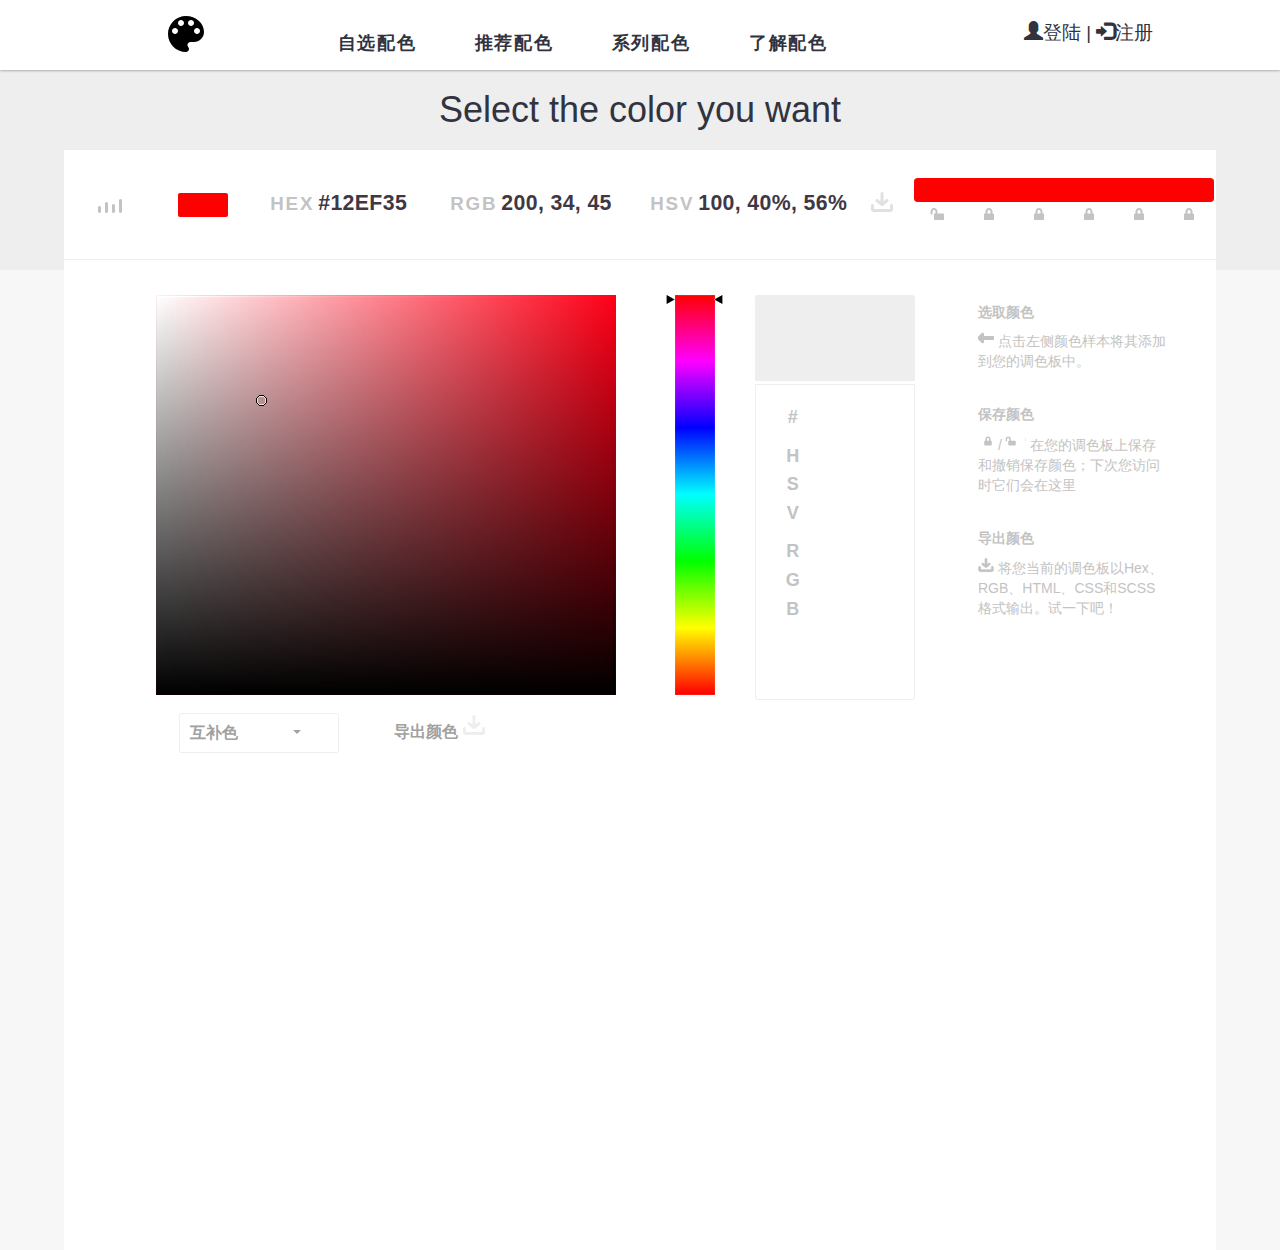
<file: index.html>
<!DOCTYPE HTML>
<html lang="en">
<head>
    <title>c-color</title>
    <meta charset="UTF-8">
    <meta name="viewport" content="width=device-width, initial-scale=1.0">
    <!-- 引入 Bootstrap -->
    <link href="style/bootstrap-3.3.7/css/bootstrap.min.css" rel="stylesheet">
    <!--  引入预定义CSS动态效果  -->
    <link href="style/animate.css" rel="stylesheet"/>
    <!-- 引入main.css -->
    <link href="style/main.css" rel="stylesheet">
</head>
<body>
<header>
    <nav id="nav">
        <span>
            <svg id="logo" xmlns="http://www.w3.org/2000/svg" width="48" height="48" viewBox="0 0 48 48"><path
                    d="M24 6C14.06 6 6 14.06 6 24s8.06 18 18 18c1.66 0 3-1.34 3-3 0-.78-.29-1.48-.78-2.01-.47-.53-.75-1.22-.75-1.99 0-1.66 1.34-3 3-3H32c5.52 0 10-4.48 10-10 0-8.84-8.06-16-18-16zM13 24c-1.66 0-3-1.34-3-3s1.34-3 3-3 3 1.34 3 3-1.34 3-3 3zm6-8c-1.66 0-3-1.34-3-3s1.34-3 3-3 3 1.34 3 3-1.34 3-3 3zm10 0c-1.66 0-3-1.34-3-3s1.34-3 3-3 3 1.34 3 3-1.34 3-3 3zm6 8c-1.66 0-3-1.34-3-3s1.34-3 3-3 3 1.34 3 3-1.34 3-3 3z"></path></svg>
        </span>
        <ul class="row">
            <li class="underline li1">
                <a href="index.html">自选配色</a>
            </li>
            <li class="underline li2">
                <a href="recommend-color.html">推荐配色</a>
            </li>
            <li class="underline li3">
                <a href="serial.html">系列配色</a>
            </li>
            <li class="underline li4">
                <a href="about-color.html">了解配色</a>
            </li>
        </ul>
        <div class="header-user-entrance">
            <a data-toggle="modal" data-target="#loginModal">
                <span class="glyphicon glyphicon-user"></span>登陆
            </a>
            <span>|</span>
            <a data-toggle="modal" data-target="#registerModal">
                <span class="glyphicon glyphicon-log-in"></span>注册
            </a>
        </div>
        <div class="header-user-entrance after-login" hidden>
        <span class="user-profile">
            <svg xmlns="http://www.w3.org/2000/svg" width="48" height="48" viewBox="0 0 48 48"><path
                    d="M24 24c4.42 0 8-3.59 8-8 0-4.42-3.58-8-8-8s-8 3.58-8 8c0 4.41 3.58 8 8 8zm0 4c-5.33 0-16 2.67-16 8v4h32v-4c0-5.33-10.67-8-16-8z"></path></svg>
        </span>
            <span class="user-name">
        </span>
            <span class="glyphicon glyphicon-log-out log-out"></span>
        </div>
    </nav>

    <div class="header-section">
        <h1>Select the color you want</h1>
    </div>
</header>
<div class="main">
    <div class="color-header">
        <div class="return-top">
            <svg version="1.1" id="return-top" class="button-svg" xmlns="http://www.w3.org/2000/svg" xmlns:xlink="http://www.w3.org/1999/xlink" x="0px" y="0px" width="24px" height="16px" viewBox="-0.5 21.5 24 16" enable-background="new -0.5 21.5 24 16" xml:space="preserve">
                <path fill="#C3C3C3" d="M1,37.5c-0.829,0-1.5-0.672-1.5-1.5v-4c0-0.828,0.671-1.5,1.5-1.5s1.5,0.672,1.5,1.5v4
	                       C2.5,36.828,1.829,37.5,1,37.5z M9.5,36v-8c0-0.828-0.671-1.5-1.5-1.5S6.5,27.172,6.5,28v8c0,0.828,0.671,1.5,1.5,1.5
	                       S9.5,36.828,9.5,36z M16.5,36v-6c0-0.828-0.672-1.5-1.5-1.5s-1.5,0.672-1.5,1.5v6c0,0.828,0.672,1.5,1.5,1.5S16.5,36.828,16.5,36z
	                         M23.5,36V25c0-0.828-0.672-1.5-1.5-1.5s-1.5,0.672-1.5,1.5v11c0,0.828,0.672,1.5,1.5,1.5S23.5,36.828,23.5,36z">
                </path>
            </svg>
        </div>
        <div class="color-demo">
        </div>
        <div class="color-data">
            <div class="color-hex">
                <h5 class="color-label">HEX</h5>
                <span class="hex">#12ef35</span>
            </div>
            <div class="color-rgb">
                <h5 class="color-label">RGB</h5>
                <span class="rgb">200, 34, 45</span>
            </div>
            <div class="color-hsv">
                <h5 class="color-label">HSV</h5>
                <span class="hsv">100, 40%, 56%</span>
            </div>
        </div>
        <div class="color-download" data-toggle="modal" data-target="#downloadModal">
            <svg version="1.1" class="button-svg" data-export="palette" xmlns="http://www.w3.org/2000/svg" xmlns:xlink="http://www.w3.org/1999/xlink" x="0px" y="0px" width="24px" height="24px" viewBox="0 0 24 24" enable-background="new 0 0 24 24" xml:space="preserve">
                    <path class="fill" data-export="palette" d="M17.938,11.671l-5,4c-0.008,0.009-0.021,0.011-0.029,0.017c-0.118,0.09-0.248,0.164-0.389,0.215
	                    c-0.024,0.011-0.049,0.017-0.075,0.023C12.303,15.971,12.155,16,12,16s-0.303-0.029-0.443-0.074
	                    c-0.025-0.008-0.05-0.014-0.074-0.023c-0.142-0.051-0.271-0.125-0.389-0.215c-0.009-0.006-0.021-0.008-0.03-0.017l-5-4
	                    C5.417,11.153,5.312,10.21,5.83,9.563c0.518-0.646,1.462-0.751,2.108-0.234l2.563,2.05V3.5C10.5,2.671,11.171,2,12,2
	                    s1.5,0.671,1.5,1.5v7.879l2.562-2.05c0.649-0.518,1.592-0.413,2.107,0.234C18.688,10.21,18.584,11.154,17.938,11.671z M23,19.5v-4
	                    c0-0.828-0.672-1.5-1.5-1.5S20,14.672,20,15.5V19H4v-3.5C4,14.672,3.329,14,2.5,14S1,14.672,1,15.5v4C1,20.879,2.122,22,3.5,22h17
	                    C21.879,22,23,20.879,23,19.5z"></path>
                </svg>
        </div>
        <div class="color-bar fixed">
            <div class="color-item">
                <div class="color-demo-item first-item"></div>
                <span class="islock color-unlock"></span>
            </div>
            <div class="color-item">
                <div class="color-demo-item"></div>
                <span class="islock color-lock"></span>
            </div>
            <div class="color-item">
                <div class="color-demo-item"></div>
                <span class="islock color-lock"></span>
            </div>
            <div class="color-item">
                <div class="color-demo-item"></div>
                <span class="islock color-lock"></span>
            </div>
            <div class="color-item">
                <div class="color-demo-item"></div>
                <span class="islock color-lock"></span>
            </div>
            <div class="color-item">
                <div class="color-demo-item last-item"></div>
                <span class="islock color-lock"></span>
            </div>
        </div>
    </div>
    <div id="wrap">
        <div>
            <div id="color-hs" style="background-color: rgb(255, 0, 24);">
                <img src="images/bgGradient.png" width="460" height="400">
                <span class="color-hs-value" id="color-hs-value"></span>
            </div>
            <div id="color-v">
                <img src="images/hueBar.png" width="40" height="400">
                <div id="color-v-value">
                    <span class="value value-r"></span>
                    <span class="value value-l"></span>
                </div>
            </div>
        </div>
        <div id="color-preview" class="color-label"></div>

        <div id="color-detail">
            <div class="color-show">
                <div class="hex-value">
                    #<span class="color-show-hex"></span>
                </div>
                <div class="hsv-value">
                    <div class="h-value">
                        H<span class="color-show-h"></span>
                    </div>
                    <div class="s-value">
                        S<span class="color-show-s"></span>
                    </div>
                    <div class="v-value">
                        V<span class="color-show-v"></span>
                    </div>
                </div>
                <div class="rgb-value">
                    <div class="r-value">
                        R<span class="color-show-r"></span>
                    </div>
                    <div class="g-value">
                        G<span class="color-show-g"></span>
                    </div>
                    <div class="b-value">
                        B<span class="color-show-b"></span>
                    </div>
                </div>
            </div>
        </div>
    </div>
    <div class="user-guide">
        <section class="guide-section">
            <h5>选取颜色</h5>
            <div class="guide-content">
                <svg version="1.1" class="button-svg" xmlns="http://www.w3.org/2000/svg" xmlns:xlink="http://www.w3.org/1999/xlink" x="0px" y="0px" width="12px" height="12px" viewBox="0 0 12 12" enable-background="new 0 0 12 12" xml:space="preserve">
                    <path class="fill" d="M11,5H4V3c0-0.202-0.122-0.385-0.309-0.462C3.505,2.459,3.29,2.503,3.146,2.646l-3,3c-0.195,0.195-0.195,0.512,0,0.707l3,3
	                                                C3.242,9.449,3.37,9.5,3.5,9.5c0.064,0,0.129-0.013,0.191-0.038C3.878,9.385,4,9.202,4,9V7h7c0.553,0,1-0.448,1-1S11.553,5,11,5z"></path>
                </svg>
                点击左侧颜色样本将其添加到您的调色板中。
            </div>
        </section>
        <section class="guide-section">
            <h5>保存颜色</h5>
            <div class="guide-content">
                <span class="guide-lock"></span>/<span class="guide-unlock"></span>
                在您的调色板上保存和撤销保存颜色；下次您访问时它们会在这里
            </div>
        </section>
        <section class="guide-section">
            <h5>导出颜色</h5>
            <div class="guide-content">
                <svg version="1.1" class="button-svg" data-export="palette" xmlns="http://www.w3.org/2000/svg" xmlns:xlink="http://www.w3.org/1999/xlink" x="0px" y="0px" width="24px" height="24px" viewBox="0 0 24 24" enable-background="new 0 0 24 24" xml:space="preserve">
                    <path class="fill" data-export="palette" d="M17.938,11.671l-5,4c-0.008,0.009-0.021,0.011-0.029,0.017c-0.118,0.09-0.248,0.164-0.389,0.215
	                        c-0.024,0.011-0.049,0.017-0.075,0.023C12.303,15.971,12.155,16,12,16s-0.303-0.029-0.443-0.074
	                        c-0.025-0.008-0.05-0.014-0.074-0.023c-0.142-0.051-0.271-0.125-0.389-0.215c-0.009-0.006-0.021-0.008-0.03-0.017l-5-4
	                        C5.417,11.153,5.312,10.21,5.83,9.563c0.518-0.646,1.462-0.751,2.108-0.234l2.563,2.05V3.5C10.5,2.671,11.171,2,12,2
	                        s1.5,0.671,1.5,1.5v7.879l2.562-2.05c0.649-0.518,1.592-0.413,2.107,0.234C18.688,10.21,18.584,11.154,17.938,11.671z M23,19.5v-4
	                        c0-0.828-0.672-1.5-1.5-1.5S20,14.672,20,15.5V19H4v-3.5C4,14.672,3.329,14,2.5,14S1,14.672,1,15.5v4C1,20.879,2.122,22,3.5,22h17
	                        C21.879,22,23,20.879,23,19.5z">
                    </path>
                </svg>
                将您当前的调色板以Hex、RGB、HTML、CSS和SCSS格式输出。试一下吧！
            </div>
        </section>
    </div>
    <div class="recommend">
        <div class="color-dropdown">
            <div>
                <span class="option-title">互补色</span>
                <span class="caret"></span>
            </div>
            <div class="color-dropdown-content">
                <ul>
                    <li id="complementary">互补色</li>
                    <li id="triadic">三色系</li>
                    <li id="tetradic">四色系</li>
                    <li id="analogous">类似色</li>
                    <li id="neutral">中性色</li>
                    <li id="shades">色度</li>
                    <li id="tints">色彩</li>
                    <li id="tones">色调</li>
                </ul>
            </div>
        </div>
        <div class="export" data-toggle="modal" data-target="#recommendModal">
            导出颜色
            <svg version="1.1" class="button-svg" data-export="palette" xmlns="http://www.w3.org/2000/svg" xmlns:xlink="http://www.w3.org/1999/xlink" x="0px" y="0px" width="24px" height="24px" viewBox="0 0 24 24" enable-background="new 0 0 24 24" xml:space="preserve">
                    <path class="fill" data-export="palette" d="M17.938,11.671l-5,4c-0.008,0.009-0.021,0.011-0.029,0.017c-0.118,0.09-0.248,0.164-0.389,0.215
	                        c-0.024,0.011-0.049,0.017-0.075,0.023C12.303,15.971,12.155,16,12,16s-0.303-0.029-0.443-0.074
	                        c-0.025-0.008-0.05-0.014-0.074-0.023c-0.142-0.051-0.271-0.125-0.389-0.215c-0.009-0.006-0.021-0.008-0.03-0.017l-5-4
	                        C5.417,11.153,5.312,10.21,5.83,9.563c0.518-0.646,1.462-0.751,2.108-0.234l2.563,2.05V3.5C10.5,2.671,11.171,2,12,2
	                        s1.5,0.671,1.5,1.5v7.879l2.562-2.05c0.649-0.518,1.592-0.413,2.107,0.234C18.688,10.21,18.584,11.154,17.938,11.671z M23,19.5v-4
	                        c0-0.828-0.672-1.5-1.5-1.5S20,14.672,20,15.5V19H4v-3.5C4,14.672,3.329,14,2.5,14S1,14.672,1,15.5v4C1,20.879,2.122,22,3.5,22h17
	                        C21.879,22,23,20.879,23,19.5z">
                    </path>
                </svg>
        </div>

        <div class="re-colors">
            <!--<div class="color-tabs">-->
            <!--<div class="co-tab color-label"></div>-->
            <!--<div>-->
            <!--<div class="co-tabs-hex">#2CA5D1</div>-->
            <!--<div class="co-tabs-rgb">11, 23, 100</div>-->
            <!--</div>-->
            <!--</div>-->
        </div>
    </div>
</div>


<!-- 下载模态框（Modal） -->
<div class="modal fade" id="downloadModal" tabindex="-1" role="dialog" aria-labelledby="myModalLabel"
     aria-hidden="true">
    <div class="modal-dialog">
        <div class="modal-content">
            <div class="modal-header">
                <button type="button" class="close" data-dismiss="modal" aria-hidden="true">&times;</button>
                <svg version="1.1" class="button-svg" data-export="palette" xmlns="http://www.w3.org/2000/svg" xmlns:xlink="http://www.w3.org/1999/xlink" x="0px" y="0px" width="24px" height="24px" viewBox="0 0 24 24" enable-background="new 0 0 24 24" xml:space="preserve">
                    <path class="fill" data-export="palette" d="M17.938,11.671l-5,4c-0.008,0.009-0.021,0.011-0.029,0.017c-0.118,0.09-0.248,0.164-0.389,0.215
	                        c-0.024,0.011-0.049,0.017-0.075,0.023C12.303,15.971,12.155,16,12,16s-0.303-0.029-0.443-0.074
	                        c-0.025-0.008-0.05-0.014-0.074-0.023c-0.142-0.051-0.271-0.125-0.389-0.215c-0.009-0.006-0.021-0.008-0.03-0.017l-5-4
	                        C5.417,11.153,5.312,10.21,5.83,9.563c0.518-0.646,1.462-0.751,2.108-0.234l2.563,2.05V3.5C10.5,2.671,11.171,2,12,2
	                        s1.5,0.671,1.5,1.5v7.879l2.562-2.05c0.649-0.518,1.592-0.413,2.107,0.234C18.688,10.21,18.584,11.154,17.938,11.671z M23,19.5v-4
	                        c0-0.828-0.672-1.5-1.5-1.5S20,14.672,20,15.5V19H4v-3.5C4,14.672,3.329,14,2.5,14S1,14.672,1,15.5v4C1,20.879,2.122,22,3.5,22h17
	                        C21.879,22,23,20.879,23,19.5z">
                    </path>
                </svg>
                <span class="modal-title" id="myModalLabel">下载颜色</span>
            </div>
            <div class="modal-body" id="body-select-download">
                <div class="color-bar" id="color-download-bar">
                    <div class="color-item">
                        <div class="color-demo-item first-item"></div>
                    </div>
                    <div class="color-item">
                        <div class="color-demo-item"></div>
                    </div>
                    <div class="color-item">
                        <div class="color-demo-item"></div>
                    </div>
                    <div class="color-item">
                        <div class="color-demo-item"></div>
                    </div>
                    <div class="color-item">
                        <div class="color-demo-item"></div>
                    </div>
                    <div class="color-item">
                        <div class="color-demo-item last-item"></div>
                    </div>
                </div>
                <div class="download-data">
                    <div class="download-data-item download-hex">
                        <h3>HEX</h3>
                        <ul>
                            <!--<li>#12a192</li>-->
                        </ul>
                    </div>
                    <div class="download-data-item download-rgb">
                        <h3>RGB</h3>
                        <ul>
                            <!--<li>rgb(23, 23, 23)</li>-->
                        </ul>
                    </div>
                    <div class="download-data-item download-html">
                        <h3>HTML</h3>
                        <ul>
                            <!--<li>color: rgb(23, 23, 23)</li>-->
                        </ul>
                    </div>
                </div>
            </div>
            <div class="modal-footer">
                <div id="modal-select-download">
                    下载
                </div>
            </div>
        </div><!-- /.modal-content -->
    </div><!-- /.modal -->
</div>

<div class="modal fade" id="recommendModal" tabindex="-1" role="dialog" aria-labelledby="recommendLabel"
     aria-hidden="true">
    <div class="modal-dialog">
        <div class="modal-content">
            <div class="modal-header">
                <button type="button" class="close" data-dismiss="modal" aria-hidden="true">&times;</button>
                <svg version="1.1" class="button-svg" data-export="palette" xmlns="http://www.w3.org/2000/svg" xmlns:xlink="http://www.w3.org/1999/xlink" x="0px" y="0px" width="24px" height="24px" viewBox="0 0 24 24" enable-background="new 0 0 24 24" xml:space="preserve">
                    <path class="fill" data-export="palette" d="M17.938,11.671l-5,4c-0.008,0.009-0.021,0.011-0.029,0.017c-0.118,0.09-0.248,0.164-0.389,0.215
	                        c-0.024,0.011-0.049,0.017-0.075,0.023C12.303,15.971,12.155,16,12,16s-0.303-0.029-0.443-0.074
	                        c-0.025-0.008-0.05-0.014-0.074-0.023c-0.142-0.051-0.271-0.125-0.389-0.215c-0.009-0.006-0.021-0.008-0.03-0.017l-5-4
	                        C5.417,11.153,5.312,10.21,5.83,9.563c0.518-0.646,1.462-0.751,2.108-0.234l2.563,2.05V3.5C10.5,2.671,11.171,2,12,2
	                        s1.5,0.671,1.5,1.5v7.879l2.562-2.05c0.649-0.518,1.592-0.413,2.107,0.234C18.688,10.21,18.584,11.154,17.938,11.671z M23,19.5v-4
	                        c0-0.828-0.672-1.5-1.5-1.5S20,14.672,20,15.5V19H4v-3.5C4,14.672,3.329,14,2.5,14S1,14.672,1,15.5v4C1,20.879,2.122,22,3.5,22h17
	                        C21.879,22,23,20.879,23,19.5z">
                    </path>
                </svg>
                <span class="modal-title" id="recommendLabel">下载颜色</span>
            </div>
            <div class="modal-body" id="body-recommend-download">
                <div class="color-bar" id="recommend-bar">
                    <!--<div class="color-item">-->
                    <!--<div class="color-demo-item first-item"></div>-->
                    <!--</div>-->
                </div>
                <div class="download-data">
                    <div class="download-data-item download-hex">
                        <h3>HEX</h3>
                        <ul>
                            <!--<li>#12a192</li>-->
                        </ul>
                    </div>
                    <div class="download-data-item download-rgb">
                        <h3>RGB</h3>
                        <ul>
                            <!--<li>rgb(23, 23, 23)</li>-->
                        </ul>
                    </div>
                    <div class="download-data-item download-html">
                        <h3>HTML</h3>
                        <ul>
                            <!--<li>color: rgb(23, 23, 23)</li>-->
                        </ul>
                    </div>
                </div>
            </div>
            <div class="modal-footer">
                <div id="modal-recommend-download">
                    下载
                </div>
            </div>
        </div><!-- /.modal-content -->
    </div><!-- /.modal -->
</div>

<footer>
    Copy Rights! Made by Znewcradle.
</footer>


<!-- BEGIN: modal -->
<div class="modal fade user" id="loginModal" tabindex="-1" role="dialog" aria-labelledby="loginLabel"
     aria-hidden="true">
    <div class="modal-dialog">
        <div class="modal-content">
            <div class="modal-header">
                <button type="button" class="close" data-dismiss="modal" aria-hidden="true">&times;</button>
                <div class="modal-logo">
                    <svg id="logo" xmlns="http://www.w3.org/2000/svg" width="48" height="48" viewBox="0 0 48 48">
                        <path d="M24 6C14.06 6 6 14.06 6 24s8.06 18 18 18c1.66 0 3-1.34 3-3 0-.78-.29-1.48-.78-2.01-.47-.53-.75-1.22-.75-1.99 0-1.66 1.34-3 3-3H32c5.52 0 10-4.48 10-10 0-8.84-8.06-16-18-16zM13 24c-1.66 0-3-1.34-3-3s1.34-3 3-3 3 1.34 3 3-1.34 3-3 3zm6-8c-1.66 0-3-1.34-3-3s1.34-3 3-3 3 1.34 3 3-1.34 3-3 3zm10 0c-1.66 0-3-1.34-3-3s1.34-3 3-3 3 1.34 3 3-1.34 3-3 3zm6 8c-1.66 0-3-1.34-3-3s1.34-3 3-3 3 1.34 3 3-1.34 3-3 3z"></path>
                    </svg>
                    <span>C-color</span>
                </div>
            </div>
            <div class="modal-body">
                <div class="input-group">
                    <span class="glyphicon glyphicon-user input-group-addon"></span>
                    <input type="text" class="form-control" name="login-name" id="login-name" placeholder="用户名"/>
                </div>
                <div class="input-group">
                    <span class="glyphicon glyphicon-pencil input-group-addon"></span>
                    <input type="password" class="form-control" name="login-pwd" id="login-pwd" placeholder="您的密码"/>
                </div>
                <div class="error-message login" hidden></div>
            </div>
            <div class="modal-footer">
                <div class="modal-btn-footer" id="login_btn">登陆</div>
            </div>
        </div><!-- END: /.modal-content -->
    </div><!-- END:  login-modal -->
</div>

<div class="modal fade user" id="registerModal" tabindex="-2" role="dialog" aria-labelledby="registerLabel"
     aria-hidden="true">
    <div class="modal-dialog">
        <div class="modal-content">
            <div class="modal-header">
                <button type="button" class="close" data-dismiss="modal" aria-hidden="true">&times;</button>
                <div class="modal-logo">
                    <svg id="logo" xmlns="http://www.w3.org/2000/svg" width="48" height="48" viewBox="0 0 48 48">
                        <path d="M24 6C14.06 6 6 14.06 6 24s8.06 18 18 18c1.66 0 3-1.34 3-3 0-.78-.29-1.48-.78-2.01-.47-.53-.75-1.22-.75-1.99 0-1.66 1.34-3 3-3H32c5.52 0 10-4.48 10-10 0-8.84-8.06-16-18-16zM13 24c-1.66 0-3-1.34-3-3s1.34-3 3-3 3 1.34 3 3-1.34 3-3 3zm6-8c-1.66 0-3-1.34-3-3s1.34-3 3-3 3 1.34 3 3-1.34 3-3 3zm10 0c-1.66 0-3-1.34-3-3s1.34-3 3-3 3 1.34 3 3-1.34 3-3 3zm6 8c-1.66 0-3-1.34-3-3s1.34-3 3-3 3 1.34 3 3-1.34 3-3 3z"></path>
                    </svg>
                    <span>C-color</span>
                </div>
            </div>
            <div class="modal-body">
                <div class="input-group">
                    <span class="glyphicon glyphicon-user input-group-addon"></span>
                    <input type="text" class="form-control" name="register-name" id="register-name" placeholder="用户名"/>
                </div>
                <div class="input-group">
                    <span class="glyphicon glyphicon-pencil input-group-addon"></span>
                    <input type="password" class="form-control" name="register-pwd" id="register-pwd"
                           placeholder="您的密码"/>
                </div>
                <div class="input-group">
                    <span class="glyphicon glyphicon-ok input-group-addon"></span>
                    <input type="password" class="form-control" name="registser-re-pwd" id="register-re-pwd"
                           placeholder="请确认您的密码"/>
                </div>
                <div class="error-message register" hidden></div>
            </div>
            <div class="modal-footer">
                <div class="modal-btn-footer" id="register_btn">注册</div>
            </div>
        </div><!-- END: modal-content -->
    </div>
</div><!-- END: register modal -->
<!-- END: modal -->


<!-- 引入jQuery -->
<script src="script/jquery-3.2.1.min.js"></script>
<!-- 引入bootstrap插件 -->
<script src="style/bootstrap-3.3.7/js/bootstrap.min.js"></script>
<!-- 引入html2canvas.js插件 -->
<script src="script/html2canvas.min.js"></script>
<!-- 引入color.js -->
<script src="script/color.js"></script>
<!--   引入main.js    -->
<script src="script/main.js"></script>
<script>
    $("#login_btn").click(function () {
        var name = $("input#login-name").val();
        var pass = $("input#login-pwd").val();
        login(name, pass);
    });
    $("#register_btn").click(function () {
        var name = $("#register-name").val();
        var password = $("#register-pwd").val();
        var repass = $("#register-re-pwd").val();
        if (name && password && password === repass) {
            $.ajax({
                'url': 'http://localhost:3000/register',
                'method': 'POST',
                'data': {
                    username: name,
                    password: password,
                    repassword: repass
                },
                'success': function (data) {
                    login(name, password);
                    $("#registerModal").modal('hide');
                }
            })
        }
    });
</script>
</body>
</html>
</file>
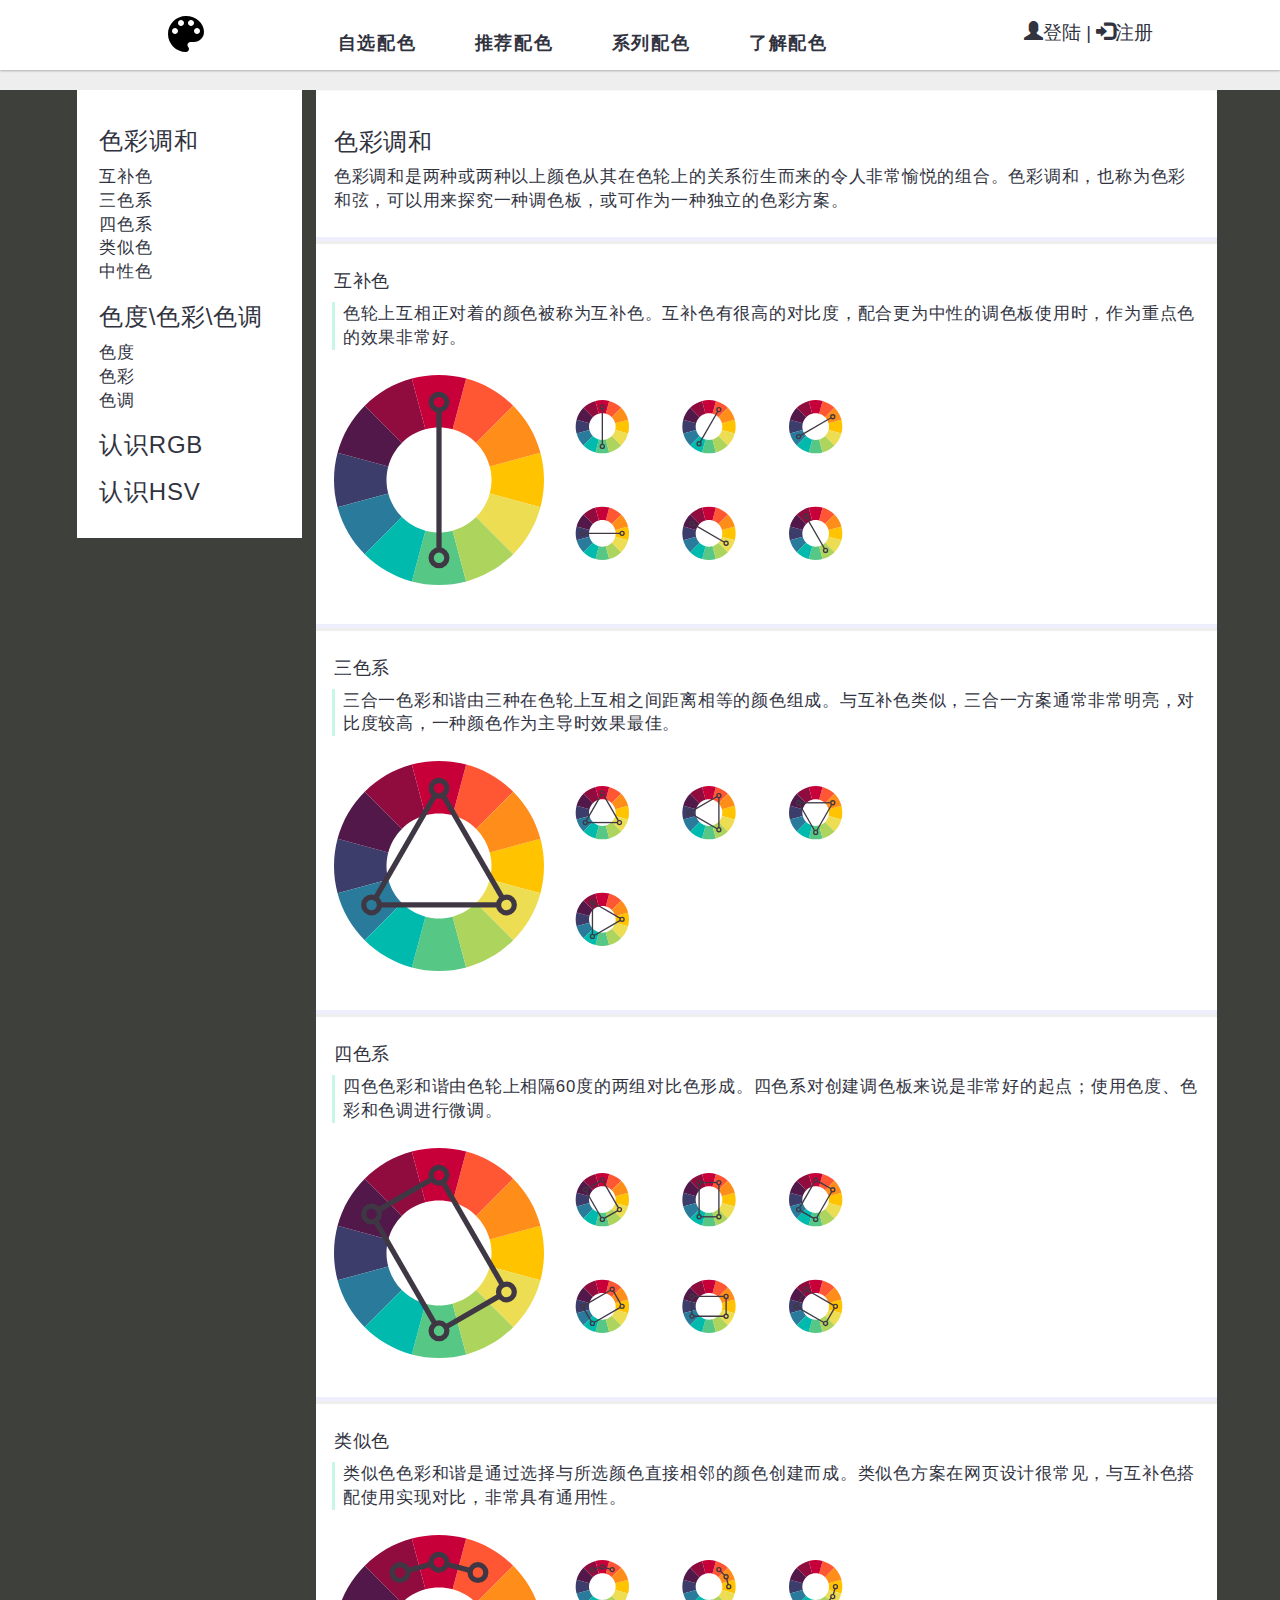
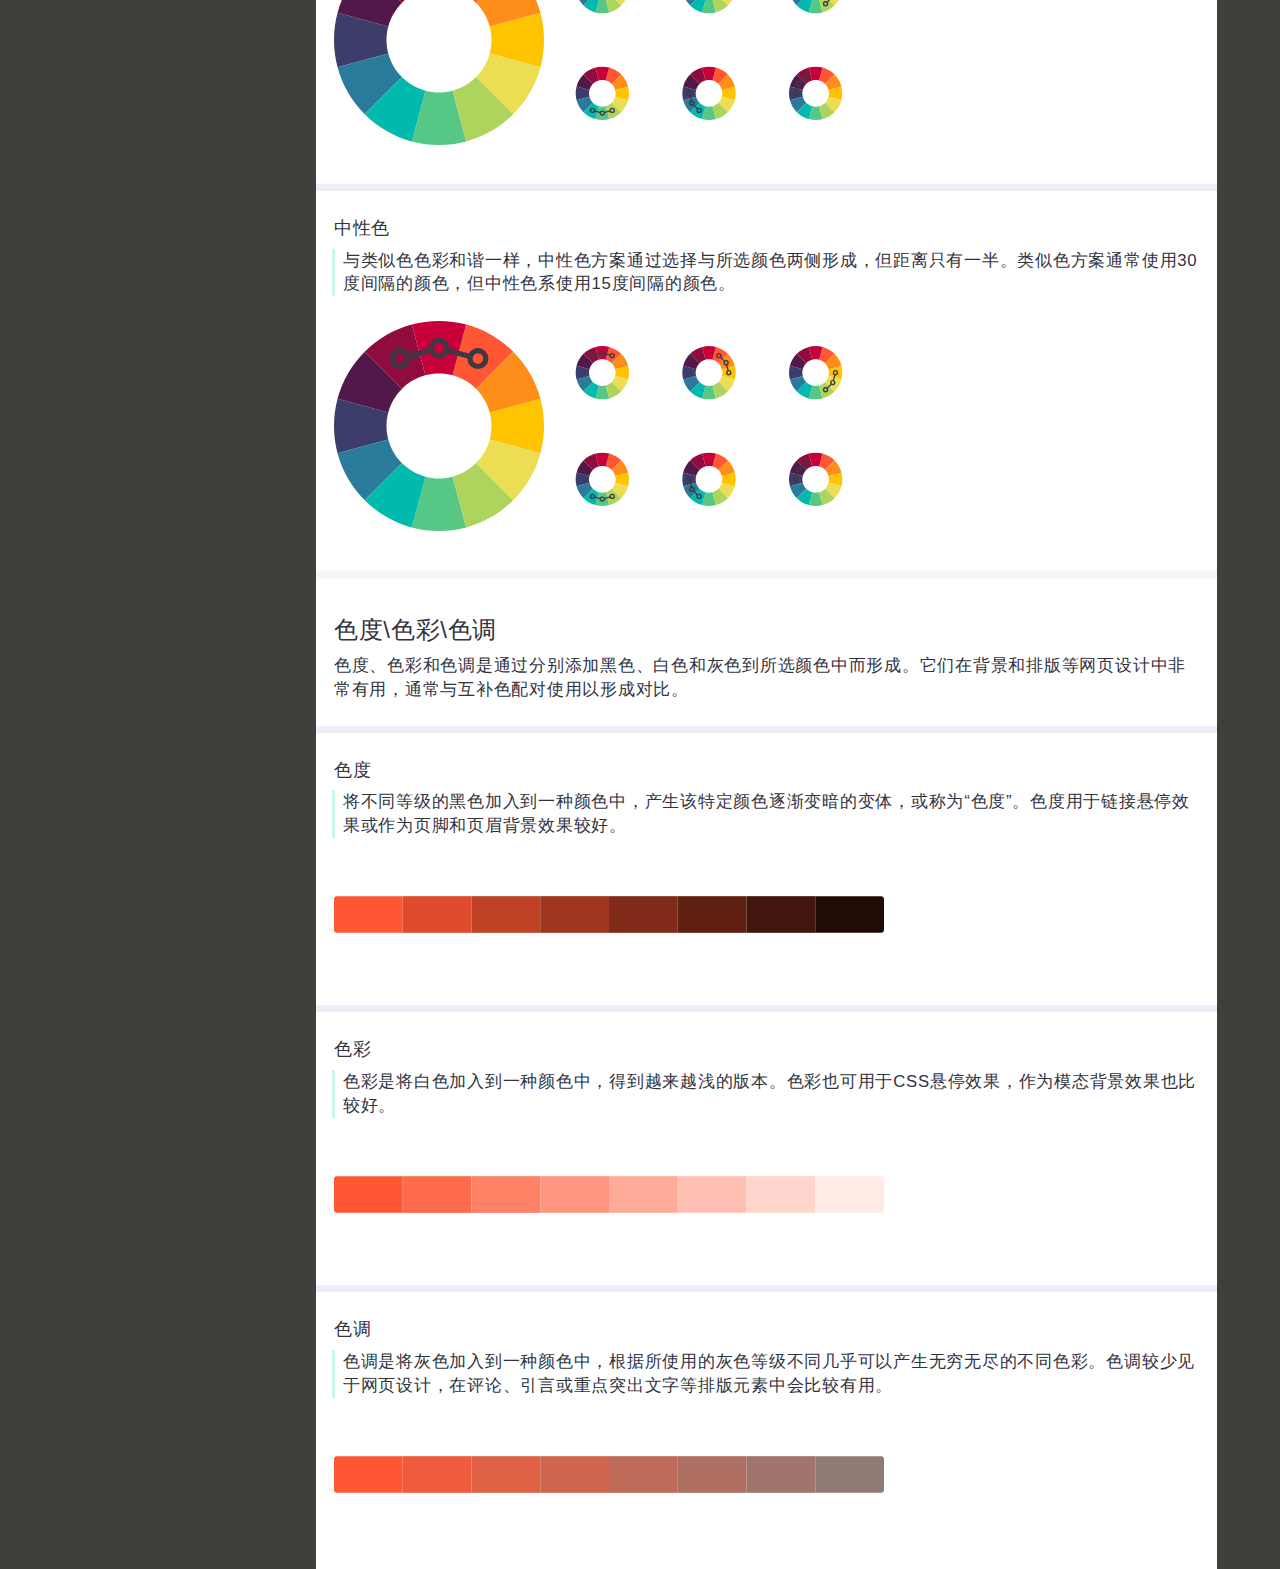
<file: about-color.html>
<!DOCTYPE HTML>
<html lang="en" xmlns:dc="http://www.w3.org/1999/xhtml">
<head>
         <title>Recommand Color</title>
        <meta charset="UTF-8">
        <meta name="viewport" content="width=device-width, initial-scale=1.0">
        <!-- 引入 Bootstrap -->
        <link href="style/bootstrap-3.3.7/css/bootstrap.min.css" rel="stylesheet" >
         <!--  引入预定义CSS动态效果  -->
        <link href="style/animate.css" rel="stylesheet"/>
        <!-- 引入自定义main -->
        <link href="style/main.css" rel="stylesheet" />
        <!---引入自定义about -->
        <link href="style/about.css" rel="stylesheet"/>
</head>
<body>
    <header class="recommend about-color">
       <nav id="nav">
        <span>
            <svg id="logo" xmlns="http://www.w3.org/2000/svg" width="48" height="48" viewBox="0 0 48 48"><path d="M24 6C14.06 6 6 14.06 6 24s8.06 18 18 18c1.66 0 3-1.34 3-3 0-.78-.29-1.48-.78-2.01-.47-.53-.75-1.22-.75-1.99 0-1.66 1.34-3 3-3H32c5.52 0 10-4.48 10-10 0-8.84-8.06-16-18-16zM13 24c-1.66 0-3-1.34-3-3s1.34-3 3-3 3 1.34 3 3-1.34 3-3 3zm6-8c-1.66 0-3-1.34-3-3s1.34-3 3-3 3 1.34 3 3-1.34 3-3 3zm10 0c-1.66 0-3-1.34-3-3s1.34-3 3-3 3 1.34 3 3-1.34 3-3 3zm6 8c-1.66 0-3-1.34-3-3s1.34-3 3-3 3 1.34 3 3-1.34 3-3 3z"></path></svg>
        </span>
       <ul class="row">
            <li class="underline li1">
                <a href="index.html">自选配色</a>
            </li>
            <li class="underline li2">
                <a href="recommend-color.html">推荐配色</a>
            </li>
            <li class="underline li3">
                <a href="serial.html">系列配色</a>
            </li>
            <li class="underline li4">
                <a href="about-color.html">了解配色</a>
            </li>
        </ul>
        <div class="header-user-entrance">
            <a data-toggle="modal" data-target="#loginModal">
                <span class="glyphicon glyphicon-user"></span>登陆
            </a>
            <span>|</span>
            <a data-toggle="modal" data-target="#registerModal">
                <span class="glyphicon glyphicon-log-in"></span>注册
            </a>
        </div>
        <div class="heading user-entrance after-login" hidden>
        <span class="user-profile">
            <svg xmlns="http://www.w3.org/2000/svg" width="48" height="48" viewBox="0 0 48 48"><path
                    d="M24 24c4.42 0 8-3.59 8-8 0-4.42-3.58-8-8-8s-8 3.58-8 8c0 4.41 3.58 8 8 8zm0 4c-5.33 0-16 2.67-16 8v4h32v-4c0-5.33-10.67-8-16-8z"></path></svg>
        </span>
            <span class="user-name">
        </span>
            <span class="glyphicon glyphicon-log-out log-out"></span>
        </div>
    </nav>
    </header>
    <div class="main-content">
        <div class="content-tips">
            <div class="color-introduction">
                <div class="text-introduction">
                    <h3>色彩调和</h3>
                    <ul>
                        <li>互补色</li>
                        <li>三色系</li>
                        <li>四色系</li>
                        <li>类似色</li>
                        <li>中性色</li>
                    </ul>
                    <h3>色度\色彩\色调</h3>
                    <ul>
                        <li>色度</li>
                        <li>色彩</li>
                        <li>色调</li>
                    </ul>
                </div>
                <h3 class="know-rgb">认识RGB</h3>
                <h3 class="know-hsv">认识HSV</h3>
            </div>
        </div>
        <div class="introduction-zone content-zone" >
            <div class="color-introduction">
                <section class="header-section">
                    <h3>色彩调和</h3>
                    <p>
                        色彩调和是两种或两种以上颜色从其在色轮上的关系衍生而来的令人非常愉悦的组合。色彩调和，也称为色彩和弦，可以用来探究一种调色板，或可作为一种独立的色彩方案。
                    </p>
                </section>
                <section class="content">
                    <h4>互补色</h4>
                    <p>
                        色轮上互相正对着的颜色被称为互补色。互补色有很高的对比度，配合更为中性的调色板使用时，作为重点色的效果非常好。
                    <div class="images">
                        <img class="img-left img-responsive"
                             src="images/html-color-codes-color-wheel-complementary-8a2cae80.svg"/>
                        <img class="img-right img-responsive"
                             src="images/html-color-codes-color-wheels-complementary-f8379f59.svg"/>
                    </div>
                    </p>
                </section>
                <section class="content">
                    <h4>三色系</h4>
                    <p>
                        三合一色彩和谐由三种在色轮上互相之间距离相等的颜色组成。与互补色类似，三合一方案通常非常明亮，对比度较高，一种颜色作为主导时效果最佳。
                    <div class="images">
                        <img class="img-left img-responsive"
                             src="images/html-color-codes-color-wheel-triadic-bd73abc7.svg"/>
                        <img class="img-right img-responsive"
                             src="images/html-color-codes-color-wheels-triadic-f2238b53.svg"/>
                    </div>
                    </p>
                </section>
                <section class="content">
                    <h4>四色系</h4>
                    <p>
                        四色色彩和谐由色轮上相隔60度的两组对比色形成。四色系对创建调色板来说是非常好的起点；使用色度、色彩和色调进行微调。
                    <div class="images">
                        <img class="img-left img-responsive"
                             src="images/html-color-codes-color-wheel-tetradic-b1ebdc49.svg"/>
                        <img class="img-right img-responsive"
                             src="images/html-color-codes-color-wheels-tetradic-fd6bc86b.svg"/>
                    </div>
                    </p>
                </section>
                <section class="content">
                    <h4>类似色</h4>
                    <p>
                        类似色色彩和谐是通过选择与所选颜色直接相邻的颜色创建而成。类似色方案在网页设计很常见，与互补色搭配使用实现对比，非常具有通用性。
                    <div class="images">
                        <img class="img-left img-responsive"
                             src="images/html-color-codes-color-wheel-analogous-920e8f13.svg"/>
                        <img class="img-right img-responsive"
                             src="images/html-color-codes-color-wheels-analogous-c5bdfb35.svg"/>
                    </div>
                    </p>
                </section>
                <section class="content">
                    <h4>中性色</h4>
                    <p>
                        与类似色色彩和谐一样，中性色方案通过选择与所选颜色两侧形成，但距离只有一半。类似色方案通常使用30度间隔的颜色，但中性色系使用15度间隔的颜色。
                    <div class="images">
                        <img class="img-left img-responsive"
                             src="images/html-color-codes-color-wheel-neutral-920e8f13.svg"/>
                        <img class="img-right img-responsive"
                             src="images/html-color-codes-color-wheels-neutral-c5bdfb35.svg"/>
                    </div>
                    </p>
                </section>
                <section class="header-section">
                    <h3>色度\色彩\色调</h3>
                    <p>
                        色度、色彩和色调是通过分别添加黑色、白色和灰色到所选颜色中而形成。它们在背景和排版等网页设计中非常有用，通常与互补色配对使用以形成对比。
                    </p>
                </section>
                <section class="content">
                    <h4>色度</h4>
                    <p>
                        将不同等级的黑色加入到一种颜色中，产生该特定颜色逐渐变暗的变体，或称为“色度”。色度用于链接悬停效果或作为页脚和页眉背景效果较好。
                    <div class="images">
                        <img class="img-responsive" src="images/html-color-codes-color-shades-9d0efa0b.svg"/>
                    </div>
                    </p>
                </section>
                <section class="content">
                    <h4>色彩</h4>
                    <p>
                        色彩是将白色加入到一种颜色中，得到越来越浅的版本。色彩也可用于CSS悬停效果，作为模态背景效果也比较好。
                    <div class="images">
                        <img class="img-responsive" src="images/html-color-codes-color-tints-eb0738d4.svg"/>
                    </div>
                    </p>
                </section>
                <section class="content">
                    <h4>色调</h4>
                    <p>
                        色调是将灰色加入到一种颜色中，根据所使用的灰色等级不同几乎可以产生无穷无尽的不同色彩。色调较少见于网页设计，在评论、引言或重点突出文字等排版元素中会比较有用。
                    <div class="images">
                        <img class="img-responsive" src="images/html-color-codes-color-tones-f141a793.svg"/>
                    </div>
                    </p>
                </section>
            </div>
        </div>
        <div class="rgb game content-zone"  hidden>
            <div class="headingContainer">
                <h1>RGB Color Game</h1>
                <h1 class="colorDisplay text-center"></h1>
            </div>
            <div class="buttonContainer">
                <button class="reset">New Colors</button>
                <span class="color-message"></span>
                <button class="easyBtn">Easy</button>
                <button class="hardBtn selected">Hard</button>
            </div>
            <div class="square-container">
                <div class="square"></div>
                <div class="square"></div>
                <div class="square"></div>
                <div class="square"></div>
                <div class="square"></div>
                <div class="square"></div>
            </div>
        </div>
        <div class="hsv game content-zone" hidden>
            <div class="headingContainer">
                <h1>HSV Color Game</h1>
                <h1 class="colorDisplay text-center"></h1>
            </div>
            <div class="buttonContainer">
                <button class="reset">New Colors</button>
                <span class="color-message"></span>
                <button class="easyBtn">Easy</button>
                <button class="hardBtn selected">Hard</button>
            </div>
            <div class="square-container">
                <div class="square"></div>
                <div class="square"></div>
                <div class="square"></div>
                <div class="square"></div>
                <div class="square"></div>
                <div class="square"></div>
            </div>
        </div>
    </div>

<!-- BEGIN: modal -->
<div class="modal fade" id="loginModal" tabindex="-1" role="dialog" aria-labelledby="loginLabel" aria-hidden="true">
    <div class="modal-dialog">
        <div class="modal-content">
            <div class="modal-header">
                <button type="button" class="close" data-dismiss="modal" aria-hidden="true">&times;</button>
                <div class="modal-logo">
                     <svg id="logo" xmlns="http://www.w3.org/2000/svg" width="48" height="48" viewBox="0 0 48 48"><path d="M24 6C14.06 6 6 14.06 6 24s8.06 18 18 18c1.66 0 3-1.34 3-3 0-.78-.29-1.48-.78-2.01-.47-.53-.75-1.22-.75-1.99 0-1.66 1.34-3 3-3H32c5.52 0 10-4.48 10-10 0-8.84-8.06-16-18-16zM13 24c-1.66 0-3-1.34-3-3s1.34-3 3-3 3 1.34 3 3-1.34 3-3 3zm6-8c-1.66 0-3-1.34-3-3s1.34-3 3-3 3 1.34 3 3-1.34 3-3 3zm10 0c-1.66 0-3-1.34-3-3s1.34-3 3-3 3 1.34 3 3-1.34 3-3 3zm6 8c-1.66 0-3-1.34-3-3s1.34-3 3-3 3 1.34 3 3-1.34 3-3 3z"></path></svg>
                    <span>C-color</span>
                </div>
            </div>
            <div class="modal-body">
                <div class="input-group">
                    <span class="glyphicon glyphicon-user input-group-addon"></span>
                    <input type="text" class="form-control" name="login-name" id="login-name" placeholder="用户名"/>
                </div>
                <div class="input-group">
                    <span class="glyphicon glyphicon-pencil input-group-addon"></span>
                    <input type="password" class="form-control" name="login-pwd" id="login-pwd" placeholder="您的密码" />
                </div>
                <div class="error-message login" hidden></div>
            </div>
            <div class="modal-footer">
                <div class="modal-btn-footer" id="login_btn">登陆</div>
            </div>
        </div><!-- END: /.modal-content -->
    </div><!-- END:  login-modal -->
</div>

<div class="modal fade" id="registerModal" tabindex="-2" role="dialog" aria-labelledby="registerLabel" aria-hidden="true">
    <div class="modal-dialog">
        <div class="modal-content">
            <div class="modal-header">
                <button type="button" class="close" data-dismiss="modal" aria-hidden="true">&times;</button>
                 <div class="modal-logo">
                    <svg id="logo" xmlns="http://www.w3.org/2000/svg" width="48" height="48" viewBox="0 0 48 48"><path d="M24 6C14.06 6 6 14.06 6 24s8.06 18 18 18c1.66 0 3-1.34 3-3 0-.78-.29-1.48-.78-2.01-.47-.53-.75-1.22-.75-1.99 0-1.66 1.34-3 3-3H32c5.52 0 10-4.48 10-10 0-8.84-8.06-16-18-16zM13 24c-1.66 0-3-1.34-3-3s1.34-3 3-3 3 1.34 3 3-1.34 3-3 3zm6-8c-1.66 0-3-1.34-3-3s1.34-3 3-3 3 1.34 3 3-1.34 3-3 3zm10 0c-1.66 0-3-1.34-3-3s1.34-3 3-3 3 1.34 3 3-1.34 3-3 3zm6 8c-1.66 0-3-1.34-3-3s1.34-3 3-3 3 1.34 3 3-1.34 3-3 3z"></path></svg>
                    <span>C-color</span>
                </div>
            </div>
            <div class="modal-body">
                <div class="input-group">
                    <span class="glyphicon glyphicon-user input-group-addon"></span>
                    <input type="text" class="form-control" name="register-name" id="register-name" placeholder="用户名"/>
                </div>
                <div class="input-group">
                    <span class="glyphicon glyphicon-pencil input-group-addon"></span>
                    <input type="password" class="form-control"  name="register-pwd" id="register-pwd" placeholder="您的密码"/>
                </div>
                <div class="input-group">
                    <span class="glyphicon glyphicon-ok input-group-addon"></span>
                    <input type="password" class="form-control" name="registser-re-pwd" id="register-re-pwd" placeholder="请确认您的密码" />
                </div>
                <div class="error-message register" hidden></div>
            </div>
            <div class="modal-footer">
                <div class="modal-btn-footer" id="register_btn">注册</div>
            </div>
        </div><!-- END: modal-content -->
    </div>
</div><!-- END: register modal -->
<!-- END: modal -->


    <!-- 引入jQuery -->
    <script src="script/jquery-3.2.1.min.js"></script>
    <!-- 引入bootstrap插件 -->
    <script src="style/bootstrap-3.3.7/js/bootstrap.min.js"></script>
    <!-- 引入color.js -->
    <script src="script/color.js"></script>
    <!-- color-game.js -->
    <script src="script/color-game.js"></script>
    <!-- 引入main.js -->
    <script src="script/main.js"></script>
<script>
    $("#login_btn").click(function () {
        var name = $("input#login-name").val();
        var pass = $("input#login-pwd").val();
        login(name, pass);
    });
    $("#register_btn").click(function () {
        var name = $("#register-name").val();
        var password = $("#register-pwd").val();
        var repass = $("#register-re-pwd").val();
        if (name && password && password === repass) {
            $.ajax({
                'url': 'http://localhost:3000/register',
                'method': 'POST',
                'data': {
                    username: name,
                    password: password,
                    repassword: repass
                },
                'success': function (data) {
                    login(name, password);
                    $("#registerModal").modal('hide');
                }
            })
        }
    });
</script>
    </body>
</html>
</file>
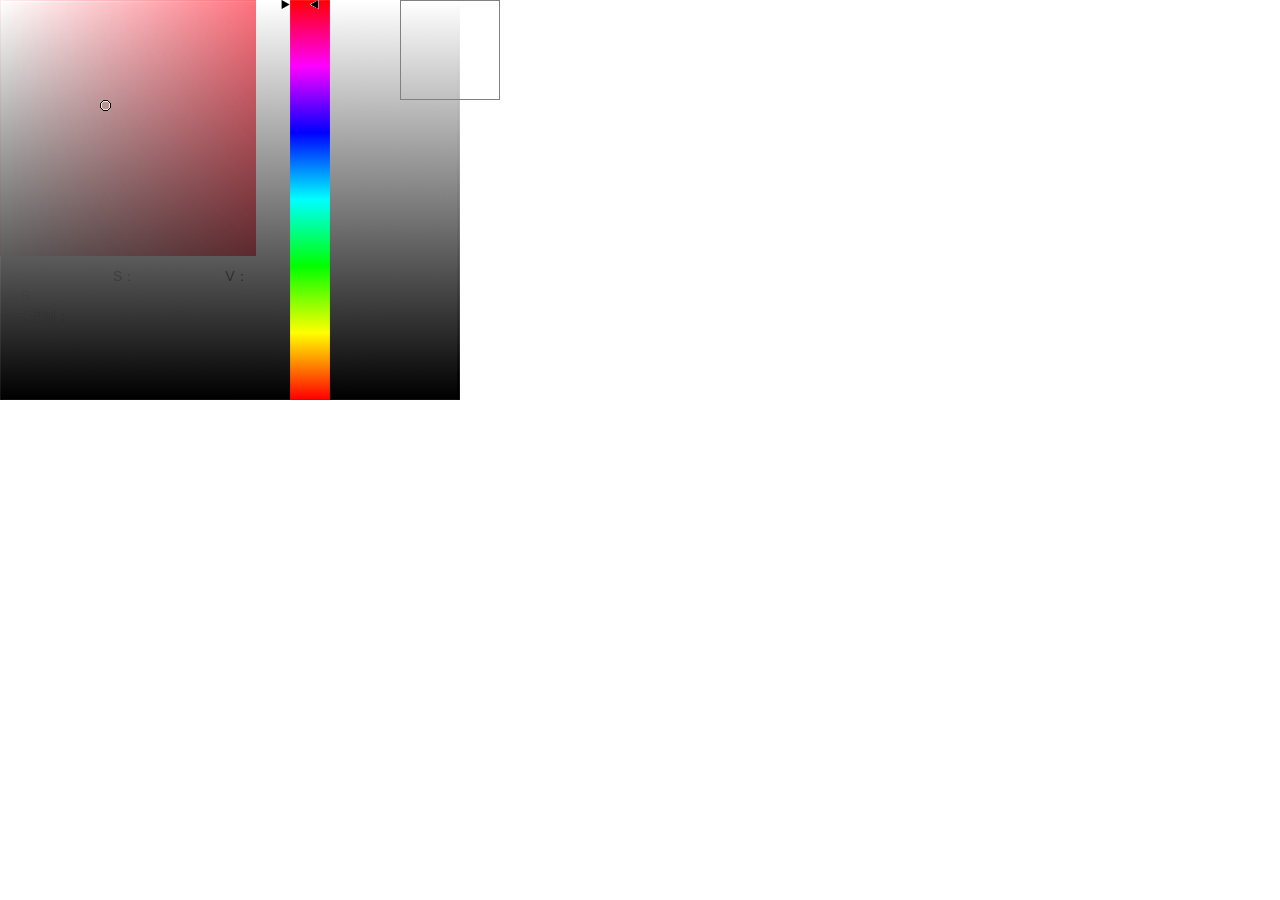
<file: pick-color.html>
<!DOCTYPE HTML>
<html lang="en">
    <head>
         <title>Pick Color</title>
        <meta charset="UTF-8">
        <meta name="viewport" content="width=device-width, initial-scale=1.0">
        <!-- 引入 Bootstrap -->
        <link href="style/bootstrap-3.3.7/css/bootstrap.min.css" rel="stylesheet" >
        <!--  引入自定义CSS文件 -->
        <link href="style/temp.css" rel="stylesheet" >
    </head>
    <body>
    <div id="wrap">
        <div>
            <div id="color-hs" style="background-color: rgb(255, 0, 24);">
                <img src="images/bgGradient.png">
                <span class="color-hs-value" id="color-hs-value"></span>
            </div>
            <div id="color-v">
                <img src="images/hueBar.png">
                <div id="color-v-value">
                    <span class="value value-r"></span>
                    <span class="value value-l"></span>
                </div>
            </div>
        </div>
        <div class="color-show">
            <div>
                H：<span class="color-show-h"></span>
                S：<span class="color-show-s"></span>
                V：<span class="color-show-v"></span>
            </div>
            <div>
                RGB：<span class="color-show-rgb"></span>
            </div>
            <div>
                十六进制：<span class="color-show-shiliu"></span>
            </div>
        </div>
        <div id="color-preview"></div>
    </div>
    <!-- 引入jQuery -->
    <script src="script/jquery-3.2.1.min.js"></script>
    <!-- 引入bootstrap插件 -->
    <script src="style/bootstrap-3.3.7/js/bootstrap.min.js"></script>
    <!-- 引入color.js -->
    <script src="script/color.js" ></script>
    <script>
    $("#login_btn").click(function () {
        var name = $("input#login-name").val();
        var pass = $("input#login-pwd").val();
        login(name, pass);
    });
    $("#register_btn").click(function () {
        var name = $("#register-name").val();
        var password = $("#register-pwd").val();
        var repass = $("#register-re-pwd").val();
        if (name && password && password === repass) {
            $.ajax({
                'url': 'http://localhost:3000/register',
                'method': 'POST',
                'data': {
                    username: name,
                    password: password,
                    repassword: repass
                },
                'success': function (data) {
                    login(name, password);
                    $("#registerModal").modal('hide');
                }
            })
        }
    });
</script>
    </body>
</html>
</file>
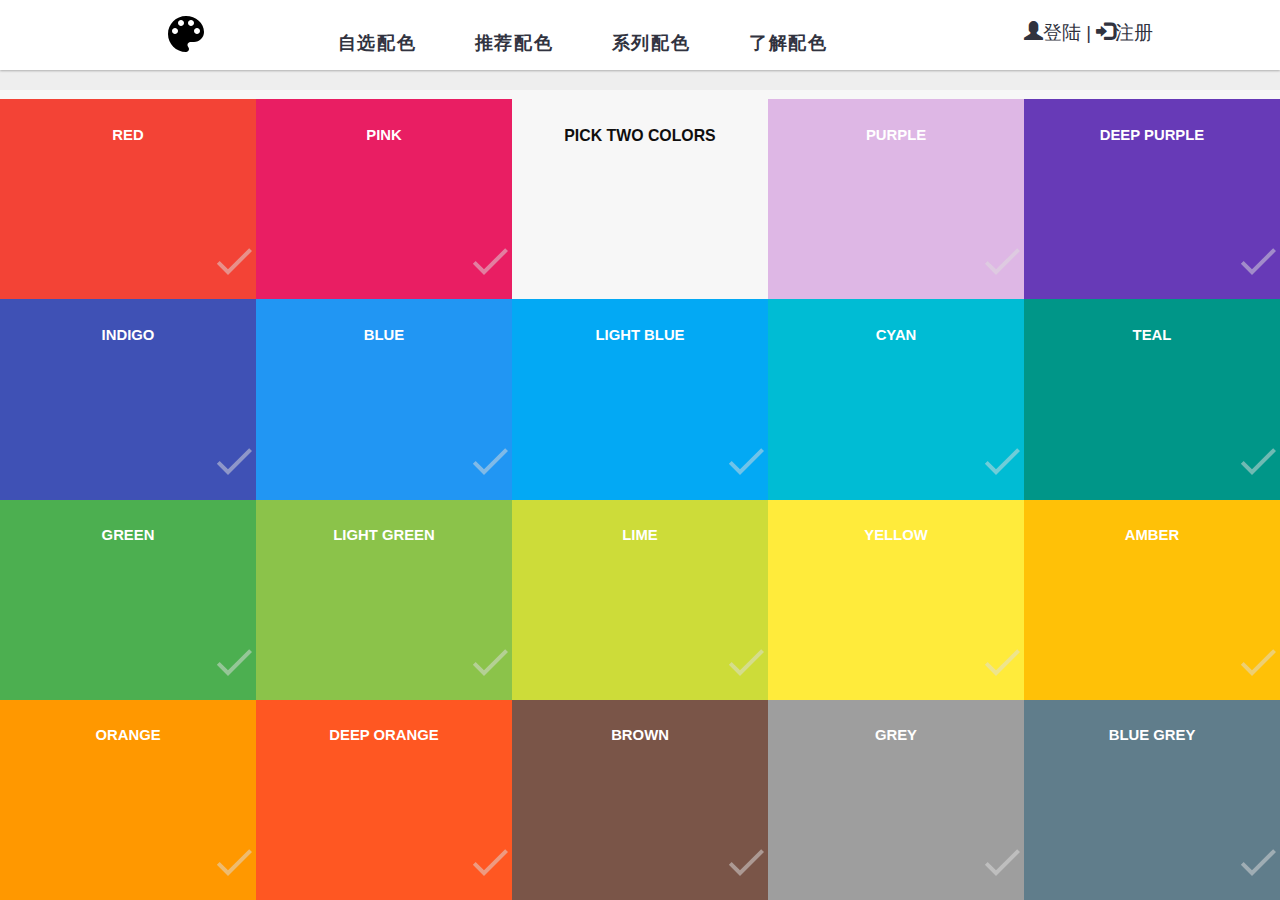
<file: recommend-color.html>
<!DOCTYPE HTML>
<html lang="en">
<head>
    <title>Recommand Color</title>
    <meta charset="UTF-8">
    <meta name="viewport" content="width=device-width, initial-scale=1.0">
    <!-- 引入 Bootstrap -->
    <link href="style/bootstrap-3.3.7/css/bootstrap.min.css" rel="stylesheet">
    <!--  引入预定义CSS动态效果  -->
    <link href="style/animate.css" rel="stylesheet"/>
    <!-- 引入自定义main -->
    <link href="style/main.css" rel="stylesheet"/>
</head>
<body>
<header class="recommend">
    <nav id="nav">
        <span>
            <svg id="logo" xmlns="http://www.w3.org/2000/svg" width="48" height="48" viewBox="0 0 48 48"><path d="M24 6C14.06 6 6 14.06 6 24s8.06 18 18 18c1.66 0 3-1.34 3-3 0-.78-.29-1.48-.78-2.01-.47-.53-.75-1.22-.75-1.99 0-1.66 1.34-3 3-3H32c5.52 0 10-4.48 10-10 0-8.84-8.06-16-18-16zM13 24c-1.66 0-3-1.34-3-3s1.34-3 3-3 3 1.34 3 3-1.34 3-3 3zm6-8c-1.66 0-3-1.34-3-3s1.34-3 3-3 3 1.34 3 3-1.34 3-3 3zm10 0c-1.66 0-3-1.34-3-3s1.34-3 3-3 3 1.34 3 3-1.34 3-3 3zm6 8c-1.66 0-3-1.34-3-3s1.34-3 3-3 3 1.34 3 3-1.34 3-3 3z"></path></svg>
        </span>
        <ul class="row">
            <li class="underline li1">
                <a href="index.html">自选配色</a>
            </li>
            <li class="underline li2">
                <a href="recommend-color.html">推荐配色</a>
            </li>
            <li class="underline li3">
                <a href="serial.html">系列配色</a>
            </li>
            <li class="underline li4">
                <a href="about-color.html">了解配色</a>
            </li>
        </ul>
        <div class="header-user-entrance">
            <a data-toggle="modal" data-target="#loginModal">
                <span class="glyphicon glyphicon-user"></span>登陆
            </a>
            <span>|</span>
            <a data-toggle="modal" data-target="#registerModal">
                <span class="glyphicon glyphicon-log-in"></span>注册
            </a>
        </div>
        <div class="heading user-entrance after-login" hidden>
        <span class="user-profile">
            <svg xmlns="http://www.w3.org/2000/svg" width="48" height="48" viewBox="0 0 48 48"><path
                    d="M24 24c4.42 0 8-3.59 8-8 0-4.42-3.58-8-8-8s-8 3.58-8 8c0 4.41 3.58 8 8 8zm0 4c-5.33 0-16 2.67-16 8v4h32v-4c0-5.33-10.67-8-16-8z"></path></svg>
        </span>
            <span class="user-name">
        </span>
            <span class="glyphicon glyphicon-log-out log-out"></span>
        </div>
    </nav>
</header>
<div class="color-blocks">
    <!--<div class="cblock" id="test">-->
    <!--<div class="inner-cblock">-->
    <!--<label>RED</label>-->
    <!--<svg xmlns="http://www.w3.org/2000/svg" width="48" height="48" viewBox="0 0 48 48" style="&#10;&#10;"><path d="M18 32.34L9.66 24l-2.83 2.83L18 38l24-24-2.83-2.83z"/></svg>-->
    <!--</div>-->
    <!--</div>-->
</div>
<div class="re-sidebar">
    <div class="app-demo">
        <div class="app-header">
            <div class="app-status">
            </div>
            <div class="app-toolbar">
                <div class="app-toolbar-heading">
                    <svg class="app-left-tool" xmlns="http://www.w3.org/2000/svg" width="24" height="24"
                         viewBox="0 0 48 48">
                        <path d="M40 22H15.66l11.17-11.17L24 8 8 24l16 16 2.83-2.83L15.66 26H40v-4z"/>
                    </svg>
                    <svg class="app-right-tool" xmlns="http://www.w3.org/2000/svg" width="24" height="24"
                         viewBox="0 0 48 48">
                        <path d="M24 16c2.21 0 4-1.79 4-4s-1.79-4-4-4-4 1.79-4 4 1.79 4 4 4zm0 4c-2.21 0-4 1.79-4 4s1.79 4 4 4 4-1.79 4-4-1.79-4-4-4zm0 12c-2.21 0-4 1.79-4 4s1.79 4 4 4 4-1.79 4-4-1.79-4-4-4z"/>
                    </svg>
                    <div class="app-title">App Demo Preview</div>
                    <div class="app-subtitle">And the color recommended is listed below</div>
                </div>
            </div>
        </div>
        <div class="app-button">
            <svg xmlns="http://www.w3.org/2000/svg" xmlns:xlink="http://www.w3.org/1999/xlink" version="1.1" id="Capa_1" x="0px" y="0px" width="306px" height="306px" viewBox="0 0 306 306" style="enable-background:new 0 0 306 306;" xml:space="preserve">
                <g>
	                <g id="star-rate">
		                <polygon points="153,230.775 247.35,299.625 211.65,187.425 306,121.125 191.25,121.125 153,6.375 114.75,121.125 0,121.125     94.35,187.425 58.65,299.625   "/>
	                </g>
                </g>
                </svg>
        </div>
        <div class="app-content">
            <ul class="app-list" hidden>
                <li>
                        <span>
                            <svg xmlns="http://www.w3.org/2000/svg" width="48" height="48" viewBox="0 0 48 48"><path
                                    d="M35.27 11.69C34.54 10.67 33.35 10 32 10l-22 .02c-2.21 0-4 1.77-4 3.98v20c0 2.21 1.79 3.98 4 3.98L32 38c1.35 0 2.54-.67 3.27-1.69L44 24l-8.73-12.31z"/></svg>
                        </span>
                    <p class="primary-text">
                        This is primary text
                    </p>
                    <p class="secondary-text">
                        Please visit our website
                    </p>
                </li>
                <li>
                        <span>
                            <svg xmlns="http://www.w3.org/2000/svg" width="48" height="48" viewBox="0 0 48 48"><path
                                    d="M23.99 4C12.94 4 4 12.95 4 24s8.94 20 19.99 20C35.04 44 44 35.05 44 24S35.04 4 23.99 4zM24 40c-8.84 0-16-7.16-16-16S15.16 8 24 8s16 7.16 16 16-7.16 16-16 16zm1-26h-3v12l10.49 6.3L34 29.84l-9-5.34z"/></svg>
                        </span>
                    <p class="primary-text">
                        See the rgb of the color below
                    </p>
                    <p class="secondary-text">
                        You can click this to see
                    </p>
                </li>
            </ul>
        </div>
    </div>
    <div class="re-color-zone">
        <div class="re-color-toolbar" hidden>
            <span class="hide-toolbar">show</span>
            <svg class="hide-toolbar" xmlns="http://www.w3.org/2000/svg" width="48" height="48" viewBox="0 0 48 48">
                <path d="M14.83 16.42L24 25.59l9.17-9.17L36 19.25l-12 12-12-12z"/>
            </svg>
            <svg class="download-toolbar" xmlns="http://www.w3.org/2000/svg" width="48" height="48" viewBox="0 0 48 48">
                <path d="M38 18h-8V6H18v12h-8l14 14 14-14zM10 36v4h28v-4H10z"/>
            </svg>
            <span class="download-toolbar">download</span>
        </div>
        <div class="re-color-list" id="re-color-list">
            <!--<div class="re-cblock">-->
            <!--&lt;!&ndash;<label class="color-tip">primary text</label>&ndash;&gt;-->
            <!--</div>-->
        </div>
    </div>
</div>

<!-- BEGIN: modal -->
<div class="modal fade" id="loginModal" tabindex="-1" role="dialog" aria-labelledby="loginLabel" aria-hidden="true">
    <div class="modal-dialog">
        <div class="modal-content">
            <div class="modal-header">
                <button type="button" class="close" data-dismiss="modal" aria-hidden="true">&times;</button>
                <div class="modal-logo">
                     <svg id="logo" xmlns="http://www.w3.org/2000/svg" width="48" height="48" viewBox="0 0 48 48"><path d="M24 6C14.06 6 6 14.06 6 24s8.06 18 18 18c1.66 0 3-1.34 3-3 0-.78-.29-1.48-.78-2.01-.47-.53-.75-1.22-.75-1.99 0-1.66 1.34-3 3-3H32c5.52 0 10-4.48 10-10 0-8.84-8.06-16-18-16zM13 24c-1.66 0-3-1.34-3-3s1.34-3 3-3 3 1.34 3 3-1.34 3-3 3zm6-8c-1.66 0-3-1.34-3-3s1.34-3 3-3 3 1.34 3 3-1.34 3-3 3zm10 0c-1.66 0-3-1.34-3-3s1.34-3 3-3 3 1.34 3 3-1.34 3-3 3zm6 8c-1.66 0-3-1.34-3-3s1.34-3 3-3 3 1.34 3 3-1.34 3-3 3z"></path></svg>
                    <span>C-color</span>
                </div>
            </div>
            <div class="modal-body">
                <div class="input-group">
                    <span class="glyphicon glyphicon-user input-group-addon"></span>
                    <input type="text" class="form-control" name="login-name" id="login-name" placeholder="用户名"/>
                </div>
                <div class="input-group">
                    <span class="glyphicon glyphicon-pencil input-group-addon"></span>
                    <input type="password" class="form-control" name="login-pwd" id="login-pwd" placeholder="您的密码" />
                </div>
                <div class="error-message login" hidden></div>
            </div>
            <div class="modal-footer">
                <div class="modal-btn-footer" id="login_btn">登陆</div>
            </div>
        </div><!-- END: /.modal-content -->
    </div><!-- END:  login-modal -->
</div>

<div class="modal fade" id="registerModal" tabindex="-2" role="dialog" aria-labelledby="registerLabel" aria-hidden="true">
    <div class="modal-dialog">
        <div class="modal-content">
            <div class="modal-header">
                <button type="button" class="close" data-dismiss="modal" aria-hidden="true">&times;</button>
                 <div class="modal-logo">
                    <svg id="logo" xmlns="http://www.w3.org/2000/svg" width="48" height="48" viewBox="0 0 48 48"><path d="M24 6C14.06 6 6 14.06 6 24s8.06 18 18 18c1.66 0 3-1.34 3-3 0-.78-.29-1.48-.78-2.01-.47-.53-.75-1.22-.75-1.99 0-1.66 1.34-3 3-3H32c5.52 0 10-4.48 10-10 0-8.84-8.06-16-18-16zM13 24c-1.66 0-3-1.34-3-3s1.34-3 3-3 3 1.34 3 3-1.34 3-3 3zm6-8c-1.66 0-3-1.34-3-3s1.34-3 3-3 3 1.34 3 3-1.34 3-3 3zm10 0c-1.66 0-3-1.34-3-3s1.34-3 3-3 3 1.34 3 3-1.34 3-3 3zm6 8c-1.66 0-3-1.34-3-3s1.34-3 3-3 3 1.34 3 3-1.34 3-3 3z"></path></svg>
                    <span>C-color</span>
                </div>
            </div>
            <div class="modal-body">
                <div class="input-group">
                    <span class="glyphicon glyphicon-user input-group-addon"></span>
                    <input type="text" class="form-control" name="register-name" id="register-name" placeholder="用户名"/>
                </div>
                <div class="input-group">
                    <span class="glyphicon glyphicon-pencil input-group-addon"></span>
                    <input type="password" class="form-control"  name="register-pwd" id="register-pwd" placeholder="您的密码"/>
                </div>
                <div class="input-group">
                    <span class="glyphicon glyphicon-ok input-group-addon"></span>
                    <input type="password" class="form-control" name="registser-re-pwd" id="register-re-pwd" placeholder="请确认您的密码" />
                </div>
                <div class="error-message register" hidden></div>
            </div>
            <div class="modal-footer">
                <div class="modal-btn-footer" id="register_btn">注册</div>
            </div>
        </div><!-- END: modal-content -->
    </div>
</div><!-- END: register modal -->
<!-- END: modal -->


<!-- 引入jQuery -->
<script src="script/jquery-3.2.1.min.js"></script>
<!-- 引入bootstrap插件 -->
<script src="style/bootstrap-3.3.7/js/bootstrap.min.js"></script>
<!-- 引入color.js -->
<script src="script/color.js"></script>
<!-- 引入html2canvas.js插件 -->
<script src="script/html2canvas.min.js"></script>
<!-- 引入main.js -->
<script src="script/main.js"></script>
<script>
    $("#login_btn").click(function () {
        var name = $("input#login-name").val();
        var pass = $("input#login-pwd").val();
        login(name, pass);
    });
    $("#register_btn").click(function () {
        var name = $("#register-name").val();
        var password = $("#register-pwd").val();
        var repass = $("#register-re-pwd").val();
        if (name && password && password === repass) {
            $.ajax({
                'url': 'http://localhost:3000/register',
                'method': 'POST',
                'data': {
                    username: name,
                    password: password,
                    repassword: repass
                },
                'success': function (data) {
                    login(name, password);
                    $("#registerModal").modal('hide');
                }
            })
        }
    });
</script>
</body>
</html>
</file>
<file: style/main.css>
/*
This is for the general appearance of the website
 */
body {
    text-align: center;
    background-color: #f7f7f7;
    font-family: "Lato", "Helvetica", Helvetica, sans-serif;
    color: #31333F;
}
a, a:hover, a:visited {
    color: #31333F;
    text-decoration: none;
    -webkit-text-decoration-color: #31333F;
}

header {
    background-color: #eeeeee;
    width: 100%;
    height: 30%;
    position: absolute;
    left: 0;
    top: 0;
}
div.header-section {

}
div.header-user-entrance {
    position: absolute;
    left: 80%;
    top: 2rem;
    font-size: 1.85rem;
    cursor: pointer;
}
div.header-user-entrance a:hover{
    color: #afafaf;
}
nav#nav {
    width: 100%;
    height: 7rem;
    background-color: #ffffff;
    box-shadow: 0 0.1rem 0.2rem  #afafaf;
}
/**
for the logo
 */
nav#nav span svg#logo{
    width: 48px;
    height: 48px;
    position: relative;
    left: 6rem;
    top: 1rem;
}
nav#nav span svg#logo:hover {
    fill: #afafaf;
    cursor: pointer;
}

nav#nav ul.row {
    width: 80%;
}

nav#nav span {
    display: inline-block;
}
/**
For the navigation bar
 */
nav#nav ul.row {
    display: inline-block;
    margin: 0;
    width: 80%;
    padding-left: 5%;
    padding-right: 18%;
}

nav#nav ul.row li.underline {
    display: inline-block;
    list-style: none;
    font-size: 1.8rem;
    font-weight: bolder;
    /*line-height: 0.1em;*/
    letter-spacing: 0.1em;
    vertical-align: middle;
    height: auto;
    width: 104px;
    margin: 2%;
    padding: 6px;
    position: relative;
}

nav#nav ul.row li a:hover {
    color: #afafaf;
    cursor: pointer;
}

li.underline::after {
    width: 0;
    height: 2px;
    display: inline-block;
    background-color: red;
    content: " ";
    position: absolute;
    left: 50%;
    top: 98%;
    transition: left 0.2s cubic-bezier(0.215, 0.61, 0.355, 1), width 0.2s cubic-bezier(0.215, 0.61, 0.355, 1);
}

li.underline:hover::after {
    width: 100%;
    height: 2px;
    display: inline-block;
    background-color: red;
    content: " ";
    position: absolute;
    top: 98%;
    left: 0;
}
/**
为不同的按钮选择不同的颜色
 */
li.underline:nth-child(1)::after{
    background-color: #F7C8DA;
}
li.underline:nth-child(1):hover::after{
    background-color: #F7C8DA;
}
li.underline:nth-child(2)::after{
    background-color: #E4EF91;
}
li.underline:nth-child(2):hover::after{
    background-color: #E4EF91;
}
li.underline:nth-child(3)::after{
    background-color:#C8F7E5;
}
li.underline:nth-child(3):hover::after{
    background-color: #C8F7E5;
}
li.underline:nth-child(4)::after{
    background-color: #CEC8F7;
}
li.underline:nth-child(4):hover::after{
    background-color:#CEC8F7;
}


div.main {
    height: 1100px;
    width: 90%;
    background-color: #ffffff;
    position: relative;
    top: 150px;
    margin: 0 auto;
}
/*for the color-bar*/
div.color-header {
    display: flex;
    display: -webkit-flex;
    flex-direction: row;
    border-bottom: 1px solid #eeeeee;
    height: 10%;
    max-height: 150px;
}
/*fix the header*/
div.color-header.fixed-header {
    position: fixed;
    top: 0;
    left: 5%;
    width: 90%;
    height: 10%;
    max-height: 120px;
    z-index: 10;
    background-color: #ffffff;
}
div.return-top {
    width: 8%;
    display: flex;
    display: -webkit-flex;
    align-items: center;
    justify-content: center;
}
div.return-top svg#return-top:hover {
    stroke:  #E4EF91;
    cursor: pointer;
}
div.color-demo {
    width: 5rem;
    height: 2.4rem;
    border-radius: 2px;
    background-color: red;
    display: flex;
    display: -webkit-flex;
    align-self: center;
    margin: 0 2.2rem;
}
div.color-data {
    display: flex;
    display: -webkit-flex;
    flex-direction: row;
    justify-content: center;
    align-items: center;
    margin: 0 2rem;
}
div.color-data div{
    margin: 0;
    text-align: left;
    width: 20rem;
}
div.color-data div.color-hex {
    width: 18rem;
}
div.color- data div.color-rgb {
    width: 19rem;
}
div.color-data h5{
    display: inline-block;
    color: #c3c3c3;
    text-transform: uppercase;
    letter-spacing: 0.1em;
    font-size: 1.875rem;
    font-weight: 700;
}
div.color-data span {
    display-inline: block;
    color: #3f3844;
    font-size: 2.125rem;
    letter-spacing: 0.0375rem;
    font-weight: 700;
    text-transform: uppercase;
    font-family: "proxima-nova-soft", "Proxima Nova Soft", Helvetica, Arial, sans-serif;
}
div.color-download {
    fill: #e1e1e1;
    align-self: center;
}
div.color-download:hover{
    fill: #CEC8F7;
    cursor: pointer;
}
div.color-bar {
    display: flex;
    display: -webkit-flex;
    flex-direction: row;
    justify-content: center;
    align-items: center;
    margin-left: 2rem;
}
div.color-demo-item.first-item {
    border-bottom-left-radius: 0.375rem;
    border-top-left-radius: 0.375rem;
}
div.color-demo-item.last-item {
    border-bottom-right-radius: 0.375rem;
    border-top-right-radius: 0.375rem;
}
div.color-demo-item {
    width: 5rem;
    height: 2.4rem;
    margin: 0;
    background-color: red;
}
div.color-item span.color-lock {
    background-image: url(../images/button-lock.svg);
    display: inline-block;
    width: 24px;
    height: 24px;
    background-size: 24px 24px;
}
div.color-item span.color-lock:hover {
    width: 30px;
    height: 30px;
    background-size: 30px 30px;
    margin: -3px 0;
    stroke: #e3e3e3;
     box-shadow: 0 0.2rem 0 #C8F7E5;
}
div.color-item span.color-unlock {
    background-image: url(../images/button-unlock.svg);
    display: inline-block;
    width: 24px;
    height: 24px;
}
div.color-item span.color-unlock:hover {
    width: 30px;
    height: 30px;
    background-size: 30px 30px;
    margin: -3px 0;
    box-shadow: 0 0.2rem 0 #F7C8DA;
}

/**
For the main color selecting area
 */
#wrap {
    position: relative;
    margin-top: 3%;
}

div#color-hs {
    width: 460px;
    height: 400px;
    display: inline-block;
    position: absolute;
    left: 8%;
}

div#color-hs .color-hs-value {
    display: inline-block;
    position: absolute;
    left: 100px;
    top: 100px;
    background: url("../images/circle-selected-black.gif");
    width: 11px;
    height: 11px;
    cursor: crosshair
}

#color-v {
    width: 40px;
    height: 400px;
    display: inline-block;
    position: absolute;
    left: 53%;
}

#color-v-value {
    position: absolute;
    display: inline-block;
    height: 9px;
    top: 0;
    left: -9px;
    cursor: pointer;
}

#color-v-value .value {
    width: 9px;
    height: 9px;
    display: inline-block;
    position: absolute;
}

#color-v-value .value-l {
    background: url("../images/arrow-l.gif") no-repeat;
}

#color-v-value .value-r {
    background: url("../images/arrow-r.gif") no-repeat;
    left: 48px;
}

div#color-preview {
    width: 160px;
    height: 86px;
    position: absolute;
    left: 60%;
    top: 26%;
    display: inline-block;
    border-top-left-radius: 3px;
    border-top-right-radius: 3px;
    background-color: #eeeeee;
    cursor: pointer;
}
div#color-detail {
    border: 0.12rem solid #eeeeee;
    border-bottom-left-radius: 3px;
    border-bottom-right-radius: 3px;
    position: absolute;
    left: 60%;
    margin-top: 7.8%;
    width: 160px;
    height: 316px;
}
.color-show {
    margin-top: 20px;
}
.color-show span {
    margin-right: 5px;
    width: 80px;
    display: inline-block;
    font-weight: bold;
    color: #0f0f0f;
}
div.color-show div {
    font-size: large;
    font-weight: bold;
    color: #c3c3c3;
    margin-top: 0.3rem;
}
div.color-show div.hex-value, div.color-show div.hsv-value, div.color-show div.rgb-value {
    margin-top: 1.25rem;
}
span.color-show-hex {
    text-transform: uppercase;
}
/**
for the user guide
 */
div.user-guide {
    position: absolute;
    left: 75%;
    text-align: left;
    margin: 0 5rem;
}
div.user-guide section.guide-section {
    color: #c3c3c3;
    margin-bottom: 3.6rem;
}
div.user-guide section.guide-section h5 {
    font-weight: bold;
}
span.guide-lock {
    background-image: url(../images/button-lock.svg);
    width: 20px;
    height: 18px;
    background-size: 20px 18px;
    display: inline-block;
}
span.guide-unlock {
    background-image: url(../images/button-unlock.svg);
    width: 24px;
    height: 18px;
    background-size: 20px 18px;
    display: inline-block;
}

div.guide-content svg.button-svg {
    fill: #c3c3c3;
    stroke: #c3c3c3;
    width: 16px;
    height: 16px;
}

/**
for the color recommending part
 */
div.recommend {
    position: relative;
    top: 38%;
    text-align: left;
    left: 10%;
    max-width: 60rem;
    color: #a1a1a1;
    font-size: 1.6rem;
    font-weight: 700;
}
div.recommend>div{
    display: inline-block;
}
div.color-dropdown {
    position: relative;
    display: inline-block;
    border: 1px solid #eeeeee;
    border-radius: 0.275rem;
    width: 16rem;
    height: 4rem;
    vertical-align: middle;
    padding: 0.8rem 1rem;
}
div.color-dropdown span.caret {
    color: #a3a3a3;
    margin-left: 50px;
    width: 6px;
    height: 6px;
}
div.color-dropdown-content {
    display: none;
    background-color: #ffffff;
    max-width: 60rem;
    width: 16rem;
    border: 1px solid #eeeeee;
    border-bottom-left-radius: 3px;
    border-bottom-right-radius: 3px;
    position: relative;
    left: -1rem;
    border-top: none;
    z-index: 8;
}
div.color-dropdown-content ul{
    padding: 0;
}
div.color-dropdown-content ul li {
    list-style: none;
    cursor: pointer;
    text-align: left;
    padding: 0.8rem 1rem;
}
div.color-dropdown-content ul li:nth-child(1) {
    margin-top: 0.3rem;
}
div.color-dropdown-content ul li:hover{
    color: #0f0f0f;
}
div.color-dropdown:hover div.color-dropdown-content {
    display: block;
}
div.export {
    margin-left: 5rem;
    cursor: pointer;
}
div.export svg {
    fill: #eeeeee;
}
div.export svg:hover{
    fill: #0f0f0f;
    margin-left: 0.3rem;
}
div.re-colors {
    position: absolute;
    left: 0;
    top: 155%;
}
div.re-colors div.color-tabs {
    width: 160px;
    border: 1px solid #eeeeee;
    border-radius: 0.5rem;
    height: 160px;
    display: inline-block;
    margin-left: 2rem;
    margin-bottom: 2rem;
}
div.color-tabs div.co-tab {
    width: 100%;
    height: 85px;
    background-color: red;
    cursor: pointer;
}
div.color-tabs div[class^="co-tabs-"]{
    color: #0f0f0f;
    font-size: 1.5rem;
    font-weight: bold;
    padding: 0 0.5rem;
    margin: 1rem;
    text-transform: uppercase;
}
/****
for the download modal
 */
div.modal-dialog{
    margin: 0;
    text-align: center;
}
div.modal-content {
    width: 140%;
    height: 100%;
    margin-left: 45%;
    margin-top: 10%;
    border: none;
}
div#body-select-download, div#body-recommend-download {
    background-color: white;
}
span.modal-title {
    padding-left: 0.2rem;
    font-weight: bold;
}
div#color-download-bar div.color-item div.color-demo-item {
    width: 12rem;
    height: 6rem;
}
div#recommend-bar div.color-item div.color-demo-item {
    width: 12rem;
    height: 6rem;
}
div.download-data{
    width: 70rem;
    height: 25rem;
    margin: 1rem auto;
}
div.download-data-item {
    text-align: center;
    display: inline-block;
    border: 0.25rem solid #eeeeee;
    border-radius: 2.5%;
    padding-top: 1rem;
    margin-left: 2.15rem;
    float: left;
    width: 30%;
    height: 100%;
}
div.download-data ul{
    padding: 0;
}
div.download-data ul li{
    list-style: none;
    font-size: 1.75rem;
}
div.modal-footer{
    padding: 2rem auto;
    text-align: center;
    background-color: #1b6d85;
    color: white;
    font-size: 1.875rem;
    font-weight: 600;
    cursor: pointer;
}
div.modal-footer:hover{
    background-color: #4cae4c;
}

/***************************************************************************************************
for the recommend-color.html
 ****************************************************************************************************/
header.recommend {
    height: 10%;
}
/**for the color blocks*/
div.color-blocks {
    position: absolute;
    top: 11%;
    left: 0;
    width: 100%;
    height: 89%;
    overflow:hidden;
}
div.cblock {
    width: 20%;
    height: 25%;
    float: left;
    font-size: 1.485rem;
    font-weight: 500;
    color: #0f0f0f;
}
div.cblock.explaination label{
    position: relative;
    margin-top: 10%;
    font-size: 1.585rem;
}
div.cblock div.inner-cblock{
    width: 100%;
    height: 100%;
    color: white;
    position: relative;
}
div.cblock div.inner-cblock:hover {
    -webkit-transition-duration: 200ms;
    transition-duration: 200ms;
    -ms-transform: scale(0.9, 0.9);
    -webkit-transform: scale(0.9, 0.9);
    transform: scale(0.9, 0.9);
}
div.cblock div.inner-cblock label {
    position: static;
    margin-top: 10%;
}
div.cblock div.inner-cblock svg {
    fill: rgba(222, 222, 222, 0.5);
    left: 82%;
    top: 69%;
    width: auto;
    height: auto;
    display: inline-block;
    position: absolute;
}
div.cblock div.inner-cblock.svg-click svg {
     -webkit-transition-duration: 200ms;
    transition-duration: 200ms;
    -ms-transform: rotate(360deg);
    -webkit-transform: rotate(360deg);
    transform: rotate(360deg);
    fill: white;
}

div.re-sidebar {
    width: 0;
    background-color:#374046;
    height: 89%;
    position: absolute;
    left: 50%;
    top: 11%;
    transition: width 500ms ease-in-out;
}
/**
for the app demo
 */
div.re-sidebar div.app-demo {
    width: 66%;
    height: 76%;
    position: absolute;
    background-color: red;
    left: 18%;
    top: 5%;
}
div.app-demo div.app-header div.app-status {
    position: absolute;
    width: 100%;
    height: 6%;
    background-color: #f5e79e;
}
div.app-demo div.app-header div.app-toolbar {
    position: absolute;
    top: 6%;
    width: 100%;
    height: 50%;
    background-color: #eeeeee;
}
div.app-demo div.app-toolbar div.app-toolbar-heading {
    display: none;
    position: absolute;
}
div.app-toolbar-heading svg.app-left-tool {
    position: absolute;
    top: 1.5rem;
    left: 1.5rem;
}
div.app-toolbar-heading svg.app-right-tool {
    position: absolute;
    top: 1.5rem;
    right: 1.5rem;
}
div.app-toolbar-heading svg[class^="app-"]:hover {
    -webkit-transition: 200ms;
    transition: 200ms;
    -webkit-transform: rotate(360deg);
    transform: rotate(360deg);
}
div.app-toolbar-heading div.app-title {
    position: relative;
    top: 8rem;
    left: 8rem;
    font-size: 3.2rem;
    font-weight: 700;
    text-align: left;
}
div.app-toolbar-heading div.app-subtitle {
    position: relative;
    top: 8.4rem;
    left: 8rem;
    font-size: 1.5rem;
    text-align: left;
}

div.app-button {
    display: none;
    position: absolute;
    left: 80%;
    top: 51%;
    z-index: 6;
    width: 56px;
    height: 56px;
    border-radius: 100%;

}
div.app-button:hover {
    -webkit-transform: rotate(180deg);
    transform: rotate(180deg);
    transition-duration: 200ms;
    -webkit-transition-duration: 200ms;
}
div.app-button svg{
    margin-top: 6px;
    display: inline-block;
    width: 42px;
    height: 42px;
    fill: white;
}

div.app-demo div.app-content {
    top: 56%;
    height: 44%;
    position: absolute;
    width: 100%;
    background-color: white;
    rgba(0, 0, 0, 0.84);
    text-align: left;
}

div.app-demo div.app-content ul.app-list li:nth-child(1){
    list-style: none;
    width: 100%;
    position: absolute;
    top: 0;
    left: 0;
    height: 50%;
    border-bottom: 1px solid #eeeeee;
}
div.app-demo div.app-content ul.app-list li:nth-child(2){
    list-style: none;
    width: 100%;
    position: absolute;
    top: 50%;
    left: 0;
    height: 50%;
}
div.app-content ul.app-list li span {
    display: inline-block;
    fill: #727272;
    float: left;
    margin-top: 5.5%;
    margin-left: 2rem;
    margin-right: 2rem;
}
div.app-content ul.app-list li p.primary-text {
    color: #212121;
    font-size: 2.15rem;
    font-weight: 500;
    position: relative;
    margin-top: 4.6%;
    margin-bottom: 0;
}
div.app-content ul.app-list li p.secondary-text {
    color: #757575;
    font-size: 1.575rem;
    font-weight: 500;
     position: relative;
}
/**
选择好的推荐色块
 */
div.re-color-zone {
    position: absolute;
    bottom: 0;
    right: 5%;
    width: 90%;
    height: 12%;
    box-shadow: 0 3px 10px rgba(0, 0, 0, 0.23), 0 3px 10px rgba(0, 0, 0, 0.16);
    -webkit-transition: height 200ms ease-in;
    transition: height 200ms linear;
}
div.re-color-zone div.re-color-toolbar {
    position: absolute;
    width: 100%;
    height: 16%;
    top: 0;
    left: 0;
   padding: 0.75rem;
    color: white;
    font-size: 1.75rem;
    font-weight: 500;
    vertical-align: middle;
    background-color: #374046;
}
div.re-color-toolbar .hide-toolbar{
    float: left;
    margin-left: 0.5rem;
}
div.re-color-toolbar .download-toolbar{
    float: right;
    margin-right: 0.5rem;
    cursor: pointer;
}
div.re-color-toolbar svg{
    width: 20px;
    height: 20px;
    fill: white;
}
div.re-color-toolbar svg.hide-toolbar{
    transform: rotate(180deg);
}
div.re-color-toolbar svg.hide-toolbar:hover{
    -webkit-transition: 200ms;
    transition: 200ms;
    -webkit-transform: rotate(60deg);
    transform: rotate(60deg);
}
div.re-color-zone div.re-color-list {
    position: absolute;
    width: 100%;
    height: 84%;
    top: 16%;
    left: 0;
    display: none;
}
div.re-cblock {
    float: left;
    width: 25%;
    height: 50%;
    text-transform: uppercase;
}
div.re-cblock label{
    color: white;
    text-align: center;
}
label.color-tip {
    margin-top: 0.5rem;
    position: relative;
    font-weight: 500;
    text-transform: uppercase;
}

/********登陆注册模态框 *******************/
div.modal-logo svg{
    fill: #444444;
    width: 24px;
    height: 24px;
}
div.user .modal-footer {
    padding: 0;
    text-align: center;
    border-top: 1px solid #e5e5e5;
}
div#loginModal div.modal-content, div#registerModal div.modal-content {
    width: 400px;
    border: none;
    margin-left: 80%;
    margin-top: 20%;
}
div#loginModal div.modal-footer, div#registerModal div.modal-footer {
    padding: 0;
}
div#loginModal div.modal-btn-footer, div#registerModal div.modal-btn-footer {
    width: 100%;
    height: 100%;
    background-color: #0A7BB0;
    padding: 1rem;
    cursor: pointer;
}
div#loginModal div.modal-btn-footer:hover, div#registerModal div.modal-btn-footer:hover{
    background-color: #4cae4c;
}
div.user div.error-message {
    color: rgba(205, 0, 0, 0.8);
    font-size: smaller;
    margin-top: 0.1rem;
}
span.log-out {
    float: right;
}
span.log-out:hover{
    color: rgba(205, 0, 0, 0.8);
}
</file>
<file: style/about.css>
/**
for the about-color page and help users know about color
 */
body{
  background-color: #3e403c;
}
header.recommend.about-color {
    border-bottom: 0.175rem solid #eeeeee;
    position: fixed;
    z-index: 10;
}
div.main-content {
    width: 88%;
    height: 100%;
    position: relative;
    top: 8rem;
    left: 6%;
    font-style: normal;
    font-weight: 400;
    letter-spacing: 0.045em;
    font-size: 1.675rem;
    font-family: "Lato", "Helvetica", Helvetica, sans-serif;
}
div.main-content div.content-tips {
    position: absolute;
    left: 0;
    top: 0;
    width: 20%;
     background-color: white;
    text-align: left;
    padding: 2%;
    /*border-right: 0.375rem solid #eeeeee;*/
    /*border-top: 0.575rem solid #f7f7f7;*/
    margin-right: 0.675rem;
    margin-top: 0.575rem;
}
div.main-content div.content-tips div.color-introduction ul li::after,
div.main-content div.content-tips div.color-introduction h3::after{
    width: 0;
    height: 2px;
    display: inline-block;
    content: " ";
    position: absolute;
    left: 12%;
    transition: left 0.2s cubic-bezier(0.215, 0.61, 0.355, 1), width 0.2s cubic-bezier(0.215, 0.61, 0.355, 1);
}
div.main-content div.content-tips div.color-introduction ul li:hover::after{
    width: 30%;
    height: 2px;
    position: absolute;
    left: 5%;
    background-color: #C8F7E5;
}
div.main-content div.content-tips div.color-introduction h3:hover::after{
    width: 80%;
    height: 2px;
    position: absolute;
    left: 5%;
    background-color:  #F7C8DA;
}
div.main-content div.content-tips.fixed-tips {
    position: fixed;
    left: 3%;
    top: 12%;
}
div.main-content div.content-tips div.color-introduction ul {
    margin: 0;
    padding: 0;
}
div.main-content div.content-tips h3{
    cursor: pointer;
}
div.main-content div.content-tips ul li{
    list-style: none;
    cursor: pointer;
}

div.main-content div.content-zone {
    position: absolute;
    left: 20%;
    width: 80%;
    top: 0;
     background-color: white;
    margin-top: 0.575rem;
}
div.main-content div.introduction-zone {
    text-align: left;
    margin-left: 1.375rem;
}
div.content-zone img.img-responsive.img-left {
    width: 210px;
    height: 240px;
    display: inline-block;
}
div.content-zone img.img-responsive.img-right{
    width: 320px;
    height: 240px;
    display: inline-block;
}
div.content-zone img.img-responsive {
    width: 550px;
    height: 133px;
}
div.content-zone section.content{
    border-top: 0.375rem solid #eeeeee;
    box-shadow: 0 -0.4rem 0 #eeeeff;
    padding: 2%;
    cursor: pointer;
}
div.content-zone section.header-section {
     border-top: 0.575rem solid #f7f7f7;
    box-shadow: 0 -0.4rem 0 #f7f7f7;
    padding: 2%;
}
div.content-zone section.content p {
    border-left: 1px solid  #C8F7E5;
    box-shadow: -0.2rem 0 0 #C8F7E5;
    padding-left: 0.8rem;
}
div.content-zone section.content p:hover{
    border-left: 1px solid #F7C8DA;
    box-shadow: -0.2rem 0 0 #F7C8DA;
}
/**
for the rgb game
 */
div.game.content-zone{
    margin-left: 0.575rem;
    padding-bottom: 2rem;
}
div.game.content-zone h1{
  text-align: center;
  color: white;
  font-weight: 300;
}
div.game.content-zone p{
  text-align: center;
  background-color: rgb(205, 205, 205);
}
div.game.content-zone button{
  border: none;
  background: none;
  height: 100%;
  text-transform: uppercase;
  font-weight: 600;
  color: #8aaad5;
  letter-spacing: 1px;
  font-size: inherit;
  transition: all .3s;
  -webkit-transition: all .3s;
  -moz-transition: all .3s;
  outline: none;
}
div.game.content-zone button:hover{
  background-color: #8aaad5;
  color: white;
}

div.game.content-zone .text-center{
  text-align: center;
}

div.game.content-zone .square{
  width: 30%;
  background-color: green;
  padding-bottom: 30%;
  float: left;
  margin: 1.66%;
  border-radius: 15%;
  transition: background .3s;
  -webkit-transition: background 0.3s;
  -moz-transition: background 0.3s;
}

div.game.content-zone .highlight{
  background-color: #8aaad5;
  margin: 0 40px;
}

div.game.content-zone .highlight:hover {
  background-color:#3b5c7c;
}
div.game.content-zone .selected {
  background-color: #8aaad5;
  color:white;
}

div.square-container {
    margin: 0 auto;
    padding-top: 20px;
    max-width: 500px;
    position: relative;
    left: 0;
    top: 10%;
    width: 90%;
}
div.game.content-zone div.headingContainer{
  background-color: #8aaad5;
  padding: 5px;
  line-height: 0.75;
}
div.buttonContainer{
  background-color: #ffffff;
  text-align: center;
  height: 20px;
}
h1.colorDisplay{
  text-transform: uppercase;
  font-size: 200%;
}
span.color-message{
  display: inline-block;
  width: 25%;
  color: #d62000;
  font-weight: 600;
  letter-spacing: 1px;
}
</file>
<file: style/temp.css>
* {
    -webkit-user-select: none;
    -webkit-user-drag: none;
}

#wrap {
    display: inline-block;
    position: absolute;
}

#color-hs {
    width: 256px;
    height: 256px;
    display: inline-block;
    position: relative;
}

#color-hs .color-hs-value {
    display: inline-block;
    position: absolute;
    left: 100px;
    top: 100px;
    background: url("../images/circle-selected-black.gif");
    width: 11px;
    height: 11px;
    cursor: crosshair
}

#color-v {
    width: 20px;
    height: 256px;
    margin-left: 30px;
    display: inline-block;
    position: relative;
}

#color-v-value {
    position: absolute;
    display: inline-block;
    width: 38px;
    height: 9px;
    top: 0;
    left: -9px;
    cursor: pointer;
}

#color-v-value .value {
    width: 9px;
    height: 9px;
    display: inline-block;
    position: absolute;
}

#color-v-value .value-l {
    background: url("../images/arrow-l.gif") no-repeat;
}

#color-v-value .value-r {
    background: url("../images/arrow-r.gif") no-repeat;
    left: 29px;
}

.color-show {
    margin-top: 10px
}

.color-show span {
    margin-right: 5px;
    width: 80px;
    display: inline-block;
    font-weight: bold;
}

.color-show-rgb {
    width: 160px !important;
}

#color-preview {
    width: 100px;
    height: 100px;
    border: 1px solid gray;
    position: absolute;
    left: 400px;
    top: 0;
}
</file>
